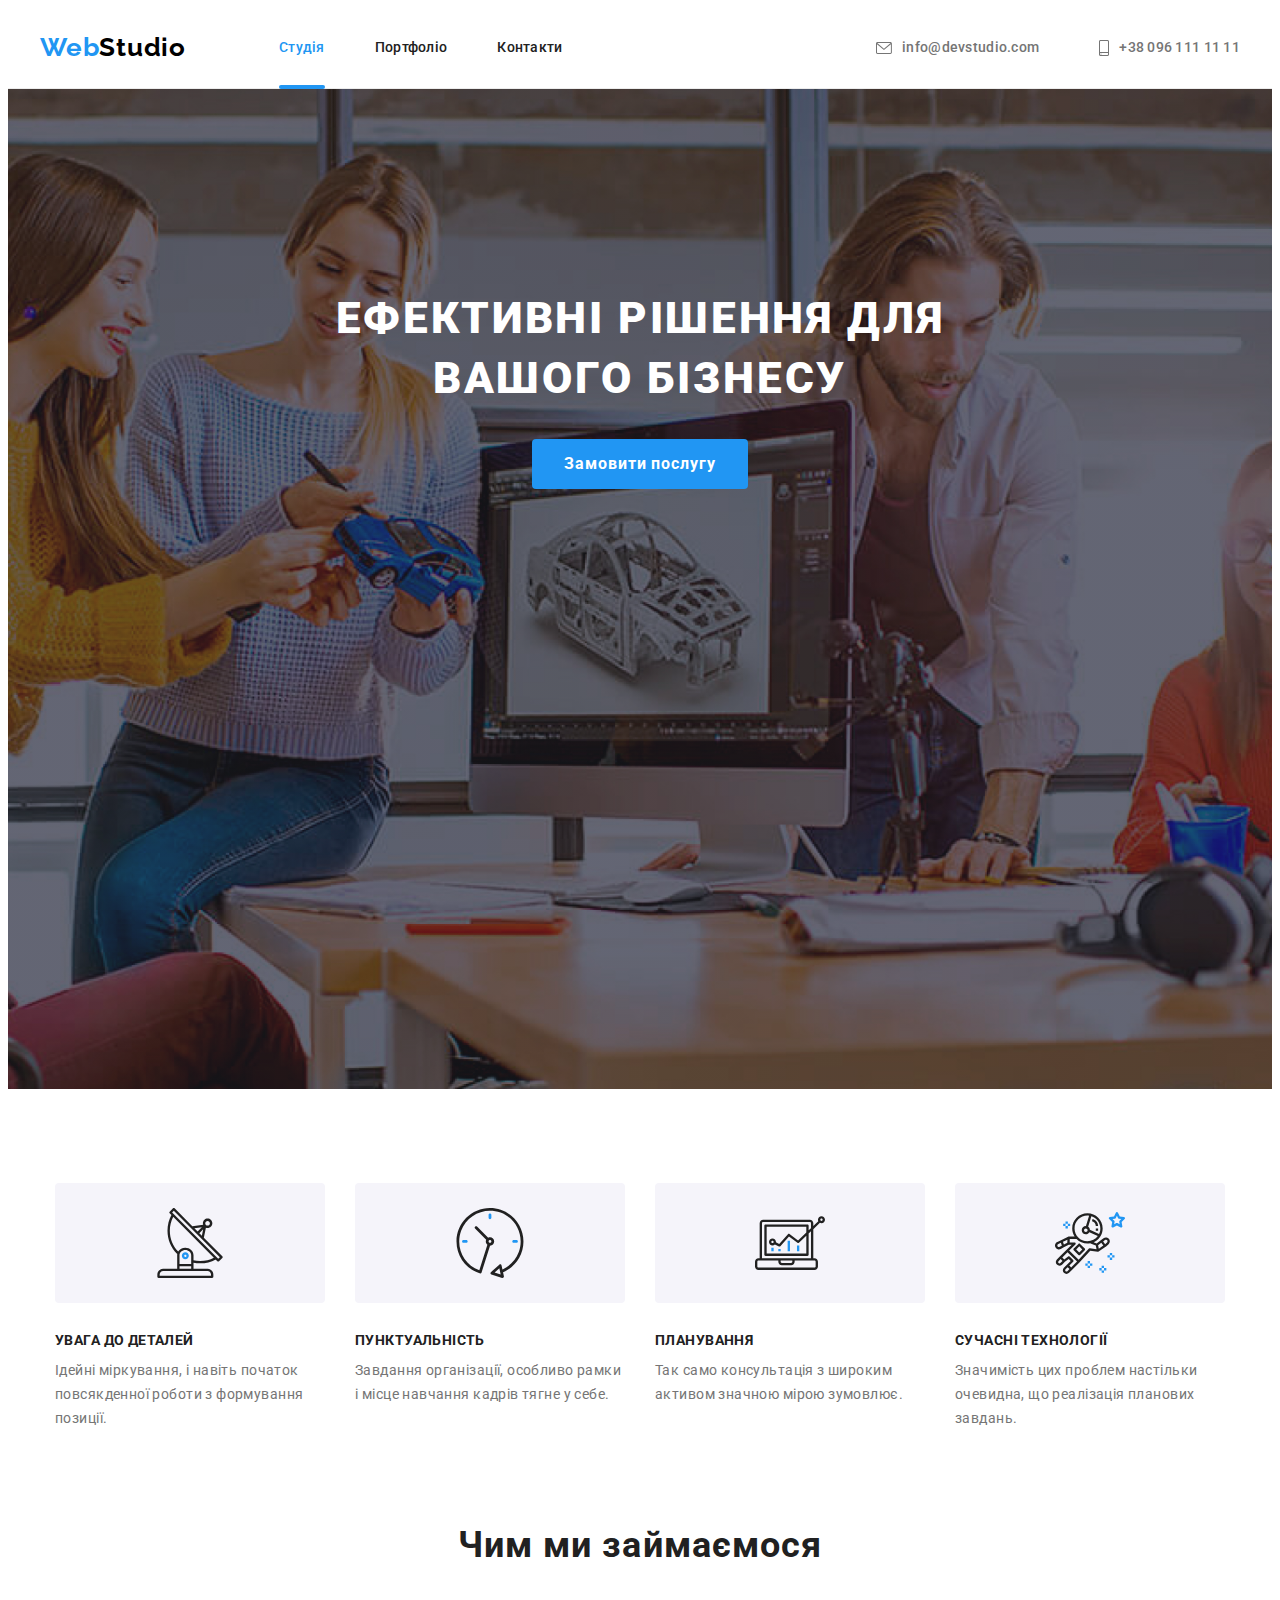
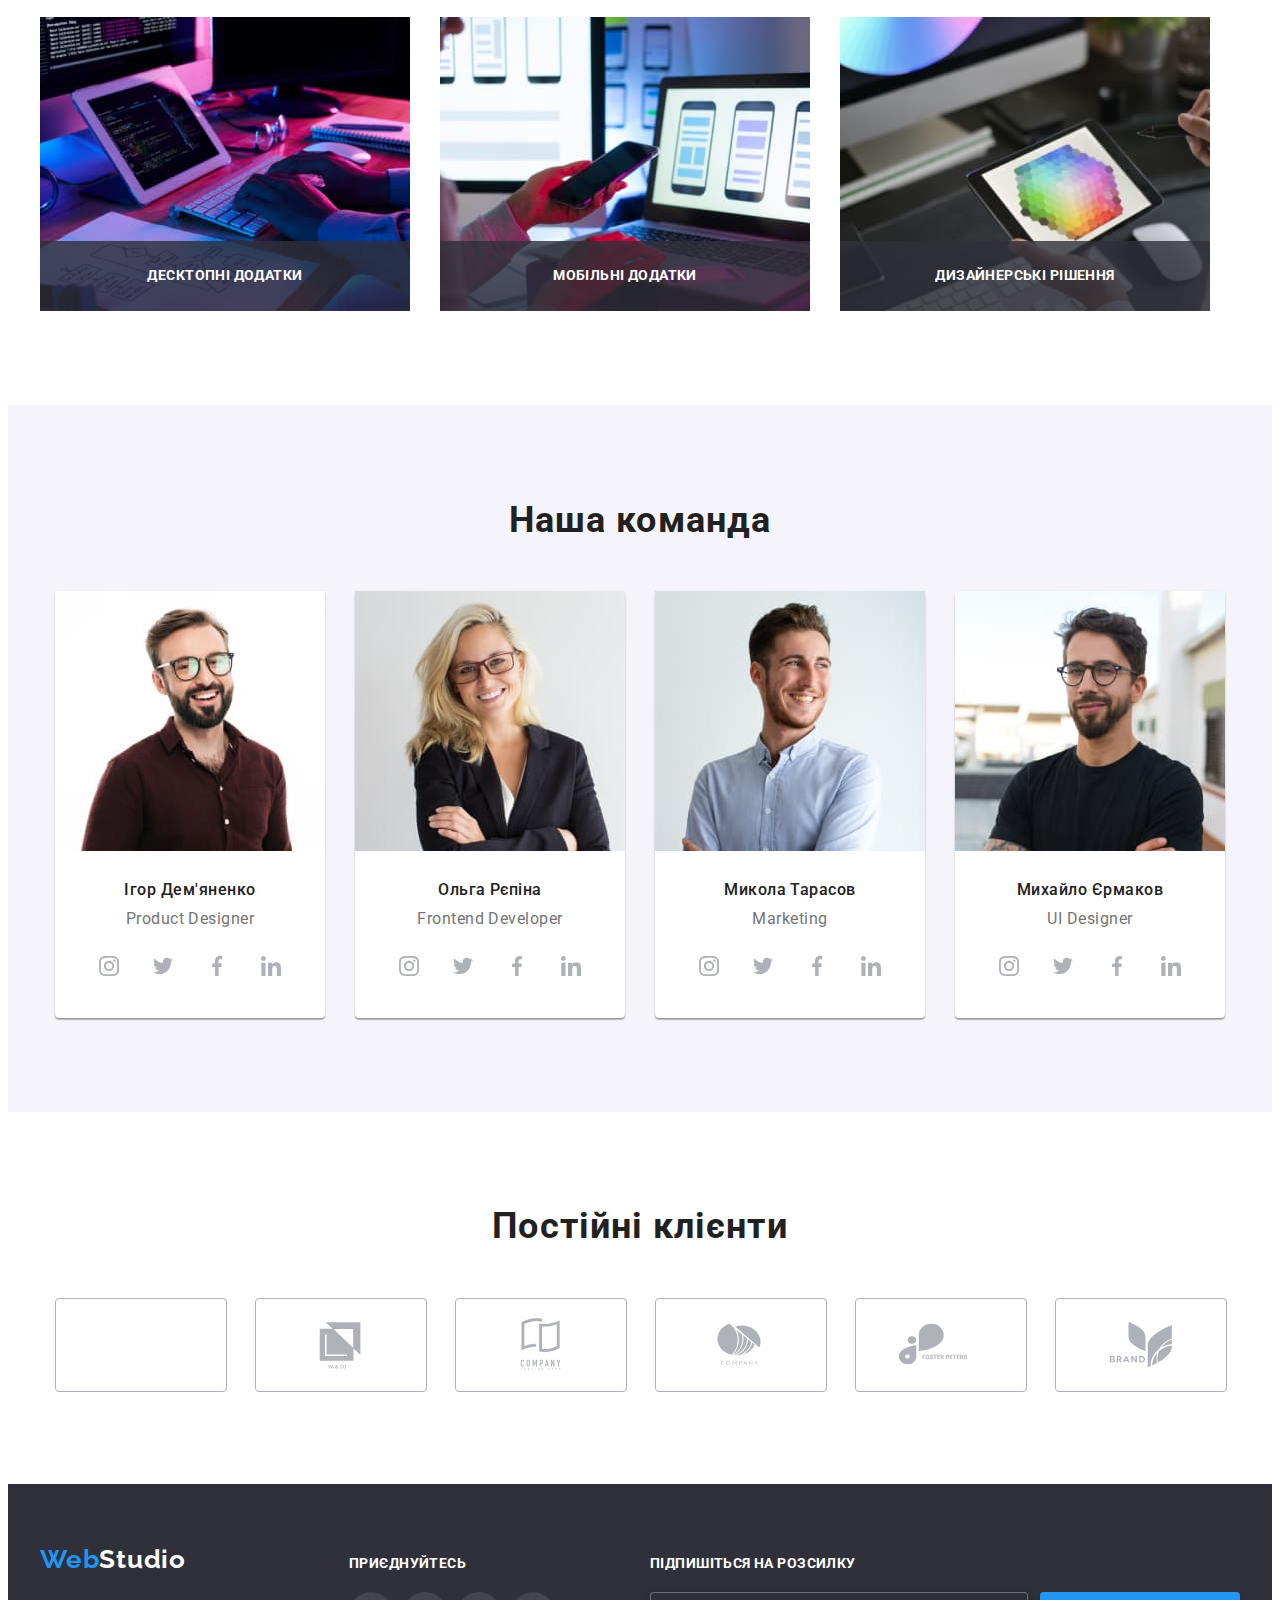
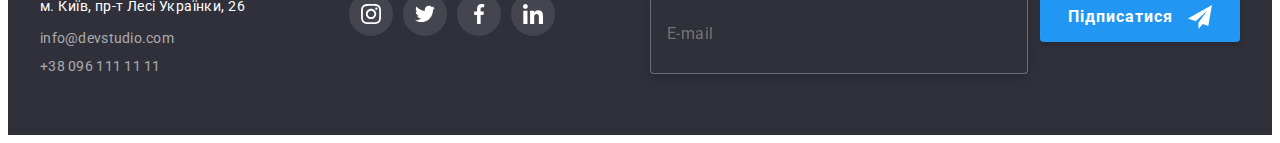
<file: index.html>
<!DOCTYPE html>
<html lang="uk">
  <head>
    <meta charset="UTF-8" />
    <meta http-equiv="X-UA-Compatible" content="IE=edge" />
    <meta name="viewport" content="width=device-width, initial-scale=1.0" />
    <title>Document</title>
    <link rel="preconnect" href="https://fonts.googleapis.com" />
    <link rel="preconnect" href="https://fonts.gstatic.com" crossorigin />
    <link href="https://fonts.googleapis.com/css2?family=Raleway:wght@700&family=Roboto:wght@400;500;700;900&display=swap" rel="stylesheet" />
    <!-- Modern-normalize -->
    <link
      rel="stylesheet"
      href="https://cdnjs.cloudflare.com/ajax/libs/modern-normalize/1.1.0/modern-normalize.min.css"
      integrity="sha512-wpPYUAdjBVSE4KJnH1VR1HeZfpl1ub8YT/NKx4PuQ5NmX2tKuGu6U/JRp5y+Y8XG2tV+wKQpNHVUX03MfMFn9Q=="
      crossorigin="anonymous"
      referrerpolicy="no-referrer"
    />
    <link rel="stylesheet" href="./css/main.min.css" />
    <!-- <link rel="stylesheet" href="./css/styles.css" /> -->
  </head>
  <body>
    <!--Шапка сайта-->
    <header class="header">
      <div class="container header__container">
        <a href="./index.html" class="logo" lang="en"><span class="logo-web">Web</span>Studio</a>
        <!-- мобильная модалочка -->
        <button class="menu-button" name="choise" value="mainbutton" type="button" data-modal-open1>
          <svg class="header-contact__icon-mob" width="40" height="40">
            <use xlink:href="./images/symbol-defs.svg#icon-menu"></use>
          </svg>
        </button>
        <div class="backdrop is-hidden" data-modal1>
          <div class="mobmodal-modal">
            <button type="button" class="modal__btnmob" data-modal-close1>
              <svg class="modal-btn__icon" width="40" height="40">
                <use xlink:href="./images/symbol-defs.svg#close"></use>
              </svg>
            </button>
            <ul class="mobmodal-nav">
              <li class="mobmodal-nav__item"><a href="./index.html" class="mobmodal-nav__link-act">Студія</a></li>
              <li class="mobmodal-nav__item"><a href="./portfolio.html" class="mobmodal-nav__link">Портфоліо</a></li>
              <li class="mobmodal-nav__item"><a href="" class="mobmodal-nav__link">Контакти</a></li>
            </ul>
            <ul class="mobmodal-adr">
              <li class="mobmodal-adr__item">
                <a href="tel:+380961111111" class="mobmodal-adr__link-tel">+38 096 111 11 11</a>
              </li>
              <li class="mobmodal-adr__item">
                <a href="mailto:info@devstudio.com" class="mobmodal-adr__link">info@devstudio.com</a>
              </li>
            </ul>
            <ul class="mobmodal">
              <li class="mobmodal__item"><a class="mobmodal__link" href="#">Instagram</a></li>
              <li class="mobmodal__item"><a class="mobmodal__link" href="#">Twitter</a></li>
              <li class="mobmodal__item"><a class="mobmodal__link" href="#">Facebook</a></li>
              <li class="mobmodal__item"><a class="mobmodal__link" href="#">LinkedIn</a></li>
            </ul>
          </div>
        </div>
        <!-- xnvbjvbjhdvbjn  -->
        <nav>
          <ul class="header__list">
            <li class="header__item"><a href="./index.html" class="header__link--act">Студія</a></li>
            <li class="header__item"><a href="./portfolio.html" class="header__link">Портфоліо</a></li>
            <li class="header__item"><a href="" class="header__link">Контакти</a></li>
          </ul>
        </nav>
        <ul class="header-contact">
          <li class="header-contact__item">
            <a href="mailto:info@devstudio.com" class="header-contact__link mail"
              ><svg class="header-contact__icon" width="16" height="12">
                <use xlink:href="./images/symbol-defs.svg#email"></use></svg
              >info@devstudio.com</a
            >
          </li>
          <li class="header-contact__item">
            <a href="tel:+380961111111" class="header-contact__link tel"
              ><svg class="header-contact__icon" width="10" height="16">
                <use xlink:href="./images/symbol-defs.svg#phone"></use></svg
              >+38 096 111 11 11</a
            >
          </li>
        </ul>
      </div>
    </header>
    <!-- Секция герой -->
    <main class="main-studio">
      <section class="hero bg-hero">
        <div class="hero__container">
          <h1 class="hero__slogan">Ефективні рішення для вашого бізнесу</h1>
          <button class="hero__button" name="choise" value="mainbutton" type="button" data-modal-open>Замовити послугу</button>
        </div>
        <!-- МОДАЛЬНОЕ ОКНО -->
        <div class="backdrop is-hidden" data-modal>
          <div class="modal">
            <button type="button" class="modal__btn" data-modal-close>
              <svg class="modal-btn__icon" width="18" height="18">
                <use xlink:href="./images/symbol-defs.svg#close"></use>
              </svg>
            </button>
            <form class="register-form" name="register-form">
              <strong class="register-form__heading">Залиште свої дані, ми вам передзвонимо</strong>

              <div class="register-form__group" role="group">
                <label class="register-form__label">
                  <span class="register-form__name">Ім'я</span>
                  <input class="register-form__input" type="text" name="text" />
                  <svg class="register-form__icon" width="18" height="18">
                    <use href="./images/symbol-defs.svg#icon-man"></use>
                  </svg>
                </label>

                <label class="register-form__label">
                  <span class="register-form__name">Телефон</span>
                  <input class="register-form__input" type="tel" name="tel" />
                  <svg class="register-form__icon" width="18" height="18">
                    <use href="./images/symbol-defs.svg#icon-phone-black"></use>
                  </svg>
                </label>

                <label class="register-form__label">
                  <span class="register-form__name">Пошта</span>
                  <input class="register-form__input" type="email" name="email" />
                  <svg class="register-form__icon" width="18" height="18">
                    <use href="./images/symbol-defs.svg#icon-email-black"></use>
                  </svg>
                </label>

                <label class="register-form__label">
                  <span class="register-form__title">Коментар</span>
                  <textarea class="register-form__message" name="coment" rows="4" placeholder="Введіть текст"></textarea>
                </label>
              </div>

              <label class="register-form__agreement">
                <input class="register-form__checkbox register-form__visually-hidden" type="checkbox" name="privat" id="privat" />
                <svg class="register-form__agreement-icons" width="18" height="18">
                  <use class="register-form__icon-checked" href="./images/symbol-defs.svg#icon-icon-check"></use>
                  <use class="register-form__icon-unchecked" href="./images/symbol-defs.svg#icon-Vector"></use>
                </svg>
                <span class="register-form__desc">Погоджуюся з розсилкою та приймаю <a class="register-form__link" href="#">Умови договору</a></span>
              </label>
              <button class="register-form__btn" type="submit">Відправити</button>
            </form>
          </div>
        </div>
      </section>
      <section class="feature">
        <div class="container">
          <h2 class="feature__hiden-txt">особливості</h2>
          <ul class="feature__list">
            <li class="feature__item">
              <div class="feature__directions-link">
                <svg class="feature__directions-icon" width="70" height="70">
                  <use xlink:href="./images/symbol-defs.svg#antenna"></use>
                </svg>
              </div>
              <h3 class="feature__title">Увага до деталей</h3>
              <p class="feature__txt">Ідейні міркування, і навіть початок повсякденної роботи з формування позиції.</p>
            </li>
            <li class="feature__item">
              <div class="feature__directions-link">
                <svg class="feature__directions-icon" width="70" height="70">
                  <use xlink:href="./images/symbol-defs.svg#clock"></use>
                </svg>
              </div>
              <h3 class="feature__title">Пунктуальність</h3>
              <p class="feature__txt">Завдання організації, особливо рамки і місце навчання кадрів тягне у себе.</p>
            </li>
            <li class="feature__item">
              <div class="feature__directions-link">
                <svg class="feature__directions-icon" width="70" height="70">
                  <use xlink:href="./images/symbol-defs.svg#diagram"></use>
                </svg>
              </div>
              <h3 class="feature__title">Планування</h3>
              <p class="feature__txt">Так само консультація з широким активом значною мірою зумовлює.</p>
            </li>
            <li class="feature__item">
              <div class="feature__directions-link">
                <svg class="feature__directions-icon" width="70" height="70">
                  <use xlink:href="./images/symbol-defs.svg#astronaut"></use>
                </svg>
              </div>
              <h3 class="feature__title">Сучасні технології</h3>
              <p class="feature__txt">Значимість цих проблем настільки очевидна, що реалізація планових завдань.</p>
            </li>
          </ul>
        </div>
      </section>
      <section class="services">
        <div class="container">
          <h2 class="services__title">Чим ми займаємося</h2>
          <ul class="services__list">
            <li class="services__item">
              <div class="services__box-imgtext">
                <!-- <img src="./images/desktop/img.jpg" class="services__works-foto" alt="чоловічі руки пишуть код" width="370" height="294" /> -->
                <picture>
                  <source srcset="./images/desktop/work-desk-1.jpg 1x, ./images/desktop/work-desk-1-2x.jpg 2x" media="(min-width: 1200px)" />
                  <img src="./images/desktop/work-desk-1.jpg" class="services__works-foto" alt="чоловічі руки пишуть код" />
                </picture>
                <p class="services__imgtext">Десктопні додатки</p>
              </div>
            </li>
            <li class="services__item">
              <div class="services__box-imgtext">
                <!-- <img src="./images/desktop/img(1).jpg" class="services__works-foto" alt="жіночі руки тримають телефон" width="370" height="294" /> -->
                <picture>
                  <source srcset="./images/desktop/work-desk-2.jpg 1x, ./images/desktop/work-desk-2-2x.jpg 2x" media="(min-width: 1200px)" />
                  <img src="./images/desktop/work-desk-2.jpg" class="services__works-foto" alt="жіночі руки тримають телефон" />
                </picture>
                <p class="services__imgtext">Мобільні додатки</p>
              </div>
            </li>
            <li class="services__item">
              <div class="services__box-imgtext">
                <!-- <img
                  src="./images/desktop/img(2).jpg"
                  class="services__works-foto"
                  alt="жіночі руки тримають планшет та малюють на ньому"
                  width="370"
                  height="294"
                /> -->
                <picture>
                  <source srcset="./images/desktop/work-desk-3.jpg 1x, ./images/desktop/work-desk-3-2x.jpg 2x" media="(min-width: 1200px)" />
                  <img src="./images/desktop/work-desk-3.jpg" class="services__works-foto" alt="жіночі руки тримають планшет та малюють на ньому" />
                </picture>
                <p class="services__imgtext">Дизайнерські рішення</p>
              </div>
            </li>
          </ul>
        </div>
      </section>
      <section class="team">
        <div class="container team__container">
          <h3 class="team__title">Наша команда</h3>
          <ul class="team__list">
            <li class="team__item">
              <picture>
                <source srcset="./images/mobile/com-mob-1.jpg 1x, ./images/mobile/com-mob-1-2x.jpg 2x" media="(max-width: 767px)" />
                <source srcset="./images/tablet/com-tabl-1.jpg 1x, ./images/tablet/com-tabl-1-2x.jpg 2x" media="(max-width: 1199px)" />
                <source srcset="./images/desktop/com-desk-1.jpg 1x, ./images/desktop/com-desk-1-2x.jpg 2x" media="(min-width: 1200px)" />
                <img src="./images/desktop/com-desk-1.jpg" class="team__foto" alt="світловолосий чоловік в окулярах та червоній сорочці" />
              </picture>
              <div class="team__box">
                <h3 class="team__works-name">Ігор Дем'яненко</h3>
                <p class="team__works-profession" lang="en">Product Designer</p>
                <ul class="team__socnet-list">
                  <li class="team__socnet-item">
                    <a class="team__socnet-link" href="#">
                      <svg class="team__socnet-icon" width="20" height="20">
                        <use href="./images/symbol-defs.svg#instagram"></use>
                      </svg>
                    </a>
                  </li>
                  <li class="team__socnet-item">
                    <a class="team__socnet-link" href="#">
                      <svg class="team__socnet-icon" width="20" height="20">
                        <use href="./images/symbol-defs.svg#twitter"></use>
                      </svg>
                    </a>
                  </li>
                  <li class="team__socnet-item">
                    <a class="team__socnet-link" href="#">
                      <svg class="team__socnet-icon" width="20" height="20">
                        <use href="./images/symbol-defs.svg#facebook"></use>
                      </svg>
                    </a>
                  </li>
                  <li class="team__socnet-item">
                    <a class="team__socnet-link" href="#">
                      <svg class="team__socnet-icon" width="20" height="20">
                        <use href="./images/symbol-defs.svg#linkedin"></use>
                      </svg>
                    </a>
                  </li>
                </ul>
              </div>
            </li>
            <li class="team__item">
              <picture>
                <source srcset="./images/mobile/com-mob-2.jpg 1x, ./images/mobile/com-mob-2-2x.jpg 2x" media="(max-width: 767px)" />
                <source srcset="./images/tablet/com-tabl-2.jpg 1x, ./images/tablet/com-tabl-2-2x.jpg 2x" media="(max-width: 1199px)" />
                <source srcset="./images/desktop/com-desk-2.jpg 1x, ./images/desktop/com-desk-2-2x.jpg 2x" media="(min-width: 1200px)" />
                <img src="./images/desktop/com-desk-2.jpg" class="team__foto" alt="світловолоса жінка в окулярах та чорному жакеті" />
              </picture>
              <div class="team__box">
                <h3 class="team__works-name">Ольга Рєпіна</h3>
                <p class="team__works-profession" lang="en">Frontend Developer</p>
                <ul class="team__socnet-list">
                  <li class="team__socnet-item">
                    <a class="team__socnet-link" href="#">
                      <svg class="team__socnet-icon" width="20" height="20">
                        <use href="./images/symbol-defs.svg#instagram"></use>
                      </svg>
                    </a>
                  </li>
                  <li class="team__socnet-item">
                    <a class="team__socnet-link" href="#">
                      <svg class="team__socnet-icon" width="20" height="20">
                        <use href="./images/symbol-defs.svg#twitter"></use>
                      </svg>
                    </a>
                  </li>
                  <li class="team__socnet-item">
                    <a class="team__socnet-link" href="#">
                      <svg class="team__socnet-icon" width="20" height="20">
                        <use href="./images/symbol-defs.svg#facebook"></use>
                      </svg>
                    </a>
                  </li>
                  <li class="team__socnet-item">
                    <a class="team__socnet-link" href="#">
                      <svg class="team__socnet-icon" width="20" height="20">
                        <use href="./images/symbol-defs.svg#linkedin"></use>
                      </svg>
                    </a>
                  </li>
                </ul>
              </div>
            </li>
            <li class="team__item">
              <picture>
                <source srcset="./images/mobile/com-mob-3.jpg 1x, ./images/mobile/com-mob-3-2x.jpg 2x" media="(max-width: 767px)" />
                <source srcset="./images/tablet/com-tabl-3.jpg 1x, ./images/tablet/com-tabl-3-2x.jpg 2x" media="(max-width: 1199px)" />
                <source srcset="./images/desktop/com-desk-3.jpg 1x, ./images/desktop/com-desk-3-2x.jpg 2x" media="(min-width: 1200px)" />
                <img src="./images/desktop/com-desk-3.jpg" class="team__foto" alt="світловолосий чоловік в білій сорочці" />
              </picture>
              <div class="team__box">
                <h3 class="team__works-name">Микола Тарасов</h3>
                <p class="team__works-profession" lang="en">Marketing</p>
                <ul class="team__socnet-list">
                  <li class="team__socnet-item">
                    <a class="team__socnet-link" href="#">
                      <svg class="team__socnet-icon" width="20" height="20">
                        <use href="./images/symbol-defs.svg#instagram"></use>
                      </svg>
                    </a>
                  </li>
                  <li class="team__socnet-item">
                    <a class="team__socnet-link" href="#">
                      <svg class="team__socnet-icon" width="20" height="20">
                        <use href="./images/symbol-defs.svg#twitter"></use>
                      </svg>
                    </a>
                  </li>
                  <li class="team__socnet-item">
                    <a class="team__socnet-link" href="#">
                      <svg class="team__socnet-icon" width="20" height="20">
                        <use href="./images/symbol-defs.svg#facebook"></use>
                      </svg>
                    </a>
                  </li>
                  <li class="team__socnet-item">
                    <a class="team__socnet-link" href="#">
                      <svg class="team__socnet-icon" width="20" height="20">
                        <use href="./images/symbol-defs.svg#linkedin"></use>
                      </svg>
                    </a>
                  </li>
                </ul>
              </div>
            </li>
            <li class="team__item">
              <picture>
                <source srcset="./images/mobile/com-mob-4.jpg 1x, ./images/mobile/com-mob-4-2x.jpg 2x" media="(max-width: 767px)" />
                <source srcset="./images/tablet/com-tabl-4.jpg 1x, ./images/tablet/com-tabl-4-2x.jpg 2x" media="(max-width: 1199px)" />
                <source srcset="./images/desktop/com-desk-4.jpg 1x, ./images/desktop/com-desk-4-2x.jpg 2x" media="(min-width: 1200px)" />
                <img src="./images/desktop/com-desk-4.jpg" class="team__foto" alt="темноволосий чоловік в окулярах та чорній сорочці" />
              </picture>
              <div class="team__box">
                <h3 class="team__works-name">Михайло Єрмаков</h3>
                <p class="team__works-profession" lang="en">UI Designer</p>
                <ul class="team__socnet-list">
                  <li class="team__socnet-item">
                    <a class="team__socnet-link" href="#">
                      <svg class="team__socnet-icon" width="20" height="20">
                        <use href="./images/symbol-defs.svg#instagram"></use>
                      </svg>
                    </a>
                  </li>
                  <li class="team__socnet-item">
                    <a class="team__socnet-link" href="#">
                      <svg class="team__socnet-icon" width="20" height="20">
                        <use href="./images/symbol-defs.svg#twitter"></use>
                      </svg>
                    </a>
                  </li>
                  <li class="team__socnet-item">
                    <a class="team__socnet-link" href="#">
                      <svg class="team__socnet-icon" width="20" height="20">
                        <use href="./images/symbol-defs.svg#facebook"></use>
                      </svg>
                    </a>
                  </li>
                  <li class="team__socnet-item">
                    <a class="team__socnet-link" href="#">
                      <svg class="team__socnet-icon" width="20" height="20">
                        <use href="./images/symbol-defs.svg#linkedin"></use>
                      </svg>
                    </a>
                  </li>
                </ul>
              </div>
            </li>
          </ul>
        </div>
      </section>
      <section class="client">
        <div class="container">
          <h3 class="client__title">Постійні клієнти</h3>
          <ul class="client__list">
            <li class="client__item">
              <a class="client__link" href="#"
                ><svg class="client__logo" width="106" height="60">
                  <use href="./images/symbol-defs.svg#Logo"></use></svg
              ></a>
            </li>
            <li class="client__item">
              <a class="client__link" href="#"
                ><svg class="client__logo" width="106" height="60">
                  <use href="./images/symbol-defs.svg#Logo1"></use></svg
              ></a>
            </li>
            <li class="client__item">
              <a class="client__link" href="#"
                ><svg class="client__logo" width="106" height="60">
                  <use href="./images/symbol-defs.svg#Logo2"></use></svg
              ></a>
            </li>
            <li class="client__item">
              <a class="client__link" href="#"
                ><svg class="client__logo" width="106" height="60">
                  <use href="./images/symbol-defs.svg#Logo3"></use></svg
              ></a>
            </li>
            <li class="client__item">
              <a class="client__link" href="#"
                ><svg class="client__logo" width="106" height="60">
                  <use href="./images/symbol-defs.svg#Logo4"></use></svg
              ></a>
            </li>
            <li class="client__item">
              <a class="client__link" href="#"
                ><svg class="client__logo" width="106" height="60">
                  <use href="./images/symbol-defs.svg#Logo5"></use></svg
              ></a>
            </li>
          </ul>
        </div>
      </section>
    </main>
    <footer class="footer">
      <div class="container footer__container">
        <div class="footer__container-info">
          <div class="footer__container-addr">
            <a href="./index.html" class="footer__logo" lang="en"><span class="logo-web">Web</span>Studio</a>
            <address class="footer__address">
              <ul class="footer__list">
                <li class="footer__item"><a href="" class="footer__map">м. Київ, пр-т Лесі Українки, 26</a></li>
                <li class="footer__item"><a href="mailto:info@devstudio.com" class="footer__contact">info@devstudio.com</a></li>
                <li class="footer__item"><a href="tel:+380961111111" class="footer__contact">+38 096 111 11 11</a></li>
              </ul>
            </address>
          </div>
          <div class="footer__goin">
            <p class="footer__title">приєднуйтесь</p>
            <ul class="footer__soc-list">
              <li class="footer__soc-item">
                <a href="#" class="footer__soc-link">
                  <svg class="footer__soc-icon" width="20" height="20">
                    <use xlink:href="./images/symbol-defs.svg#instagram"></use>
                  </svg>
                </a>
              </li>
              <li class="footer__soc-item">
                <a href="#" class="footer__soc-link">
                  <svg class="footer__soc-icon" width="20" height="20">
                    <use xlink:href="./images/symbol-defs.svg#twitter"></use>
                  </svg>
                </a>
              </li>
              <li class="footer__soc-item">
                <a href="#" class="footer__soc-link">
                  <svg class="footer__soc-icon" width="20" height="20">
                    <use xlink:href="./images/symbol-defs.svg#facebook"></use>
                  </svg>
                </a>
              </li>
              <li class="footer__soc-item">
                <a href="#" class="footer__soc-link">
                  <svg class="footer__soc-icon" width="20" height="20">
                    <use xlink:href="./images/symbol-defs.svg#linkedin"></use>
                  </svg>
                </a>
              </li>
            </ul>
          </div>
        </div>
        <div class="footer__subscribe">
          <p class="footer__subscribe-title">Підпишіться на розсилку</p>
          <form action="#" class="footer__subscribe-form">
            <input type="email" name="email" class="footer__subscribe-email" placeholder="E-mail" />
            <button type="submit" class="footer__subscribe-button">
              Підписатися<svg width="24" height="24" class="footer__subscribe-img">
                <use xlink:href="./images/symbol-defs.svg#icon-icon-send"></use>
              </svg>
            </button>
          </form>
        </div>
      </div>
    </footer>
    <script src="./js/modal.js"></script>
  </body>
</html>
</file>
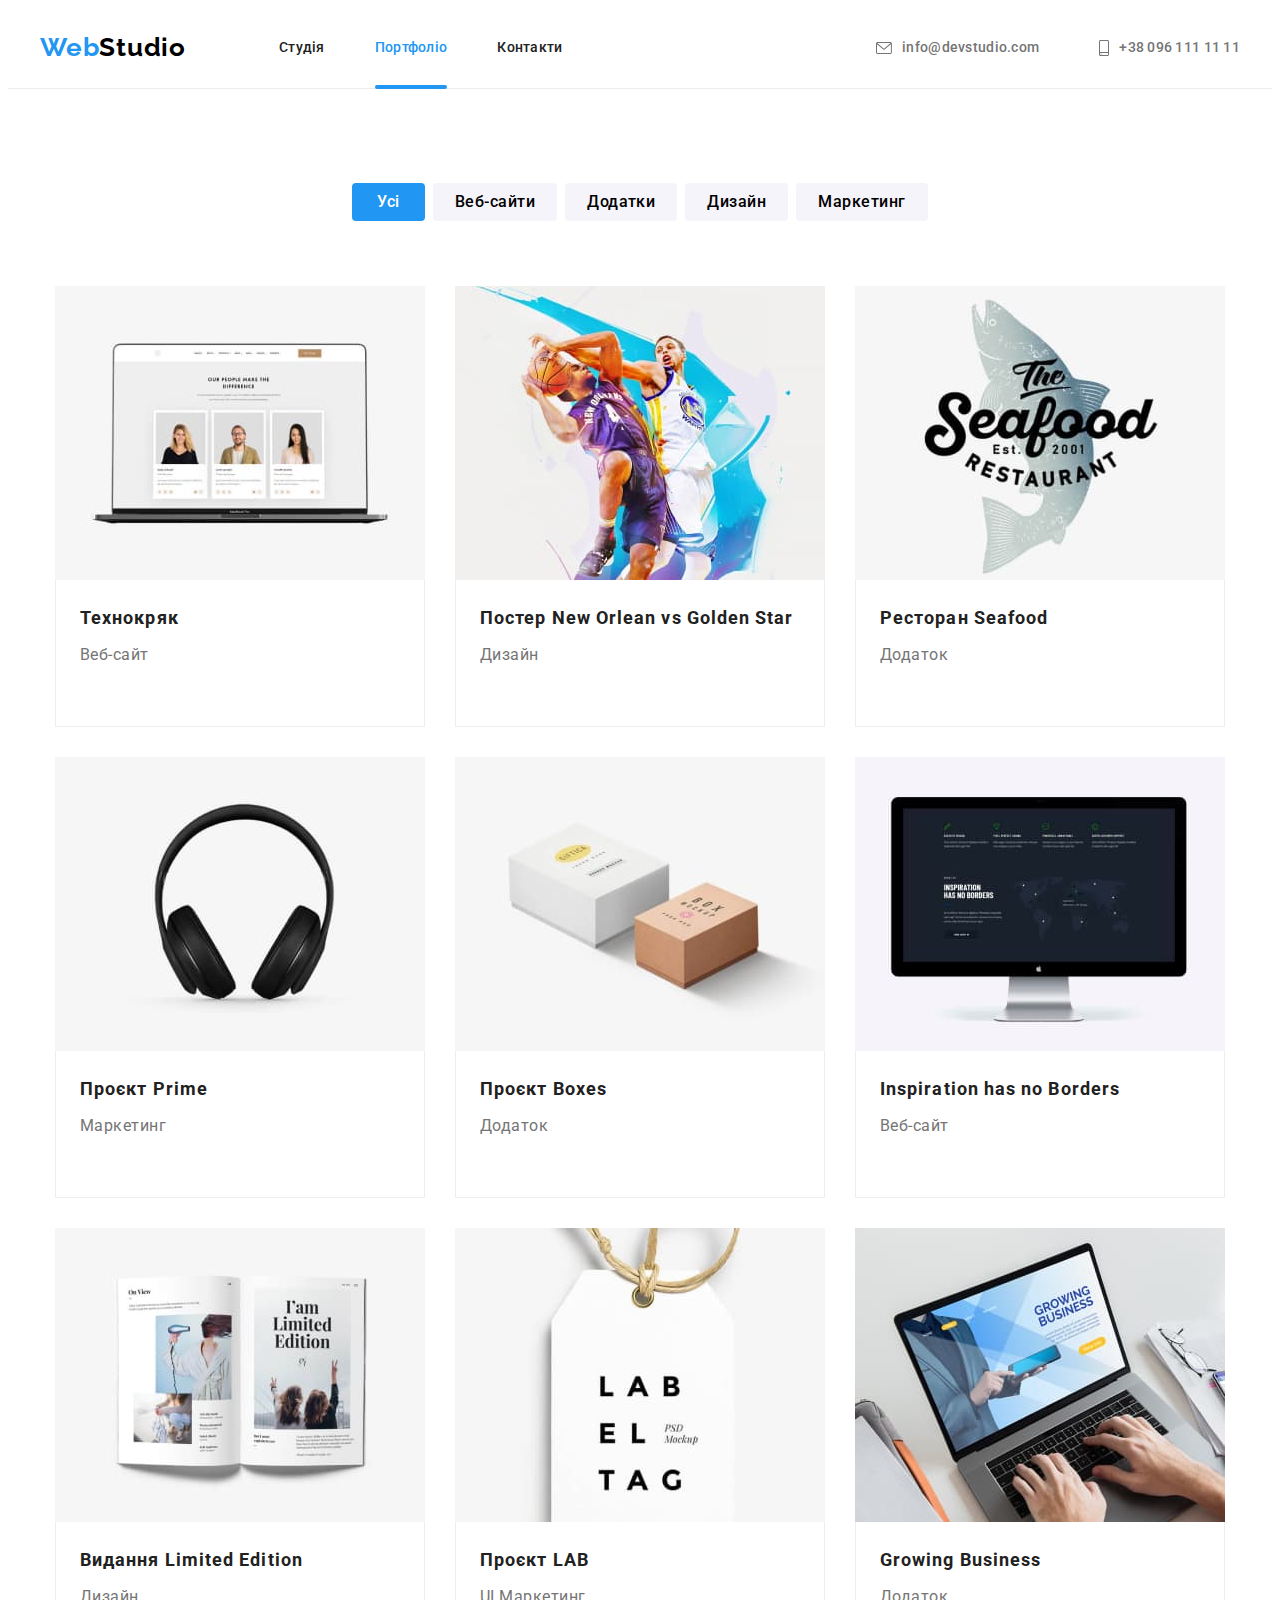
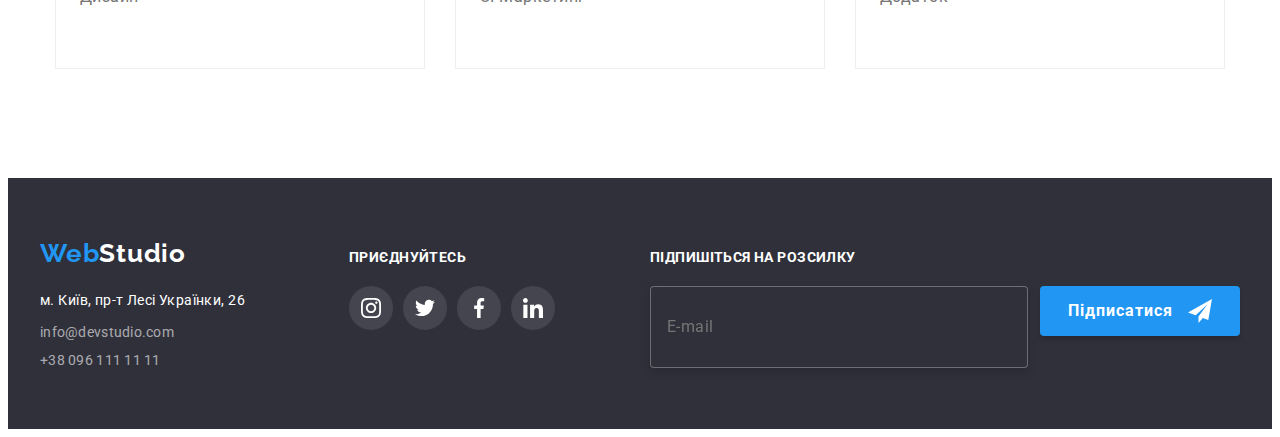
<file: portfolio.html>
<!DOCTYPE html>
<html lang="uk">
  <head>
    <meta charset="UTF-8" />
    <meta http-equiv="X-UA-Compatible" content="IE=edge" />
    <meta name="viewport" content="width=device-width, initial-scale=1.0" />
    <title>Document</title>
    <link rel="preconnect" href="https://fonts.googleapis.com" />
    <link rel="preconnect" href="https://fonts.gstatic.com" crossorigin />
    <link href="https://fonts.googleapis.com/css2?family=Raleway:wght@700&family=Roboto:wght@400;500;700;900&display=swap" rel="stylesheet" />
    <!-- Modern-normalize -->
    <link
      rel="stylesheet"
      href="https://cdnjs.cloudflare.com/ajax/libs/modern-normalize/1.1.0/modern-normalize.min.css"
      integrity="sha512-wpPYUAdjBVSE4KJnH1VR1HeZfpl1ub8YT/NKx4PuQ5NmX2tKuGu6U/JRp5y+Y8XG2tV+wKQpNHVUX03MfMFn9Q=="
      crossorigin="anonymous"
      referrerpolicy="no-referrer"
    />
    <link rel="stylesheet" href="./css/main.min.css" />
    <!-- <link rel="stylesheet" href="./css/styles.css" /> -->
  </head>
  <body>
    <!--Шапка сайта-->
    <header class="header">
      <div class="container header__container">
        <a href="./index.html" class="logo" lang="en"><span class="logo-web">Web</span>Studio</a>
        <!-- jhfgfurgfyuegrfjthghr -->
        <button class="menu-button" name="choise" value="mainbutton" type="button" data-modal-open1>
          <svg class="header-contact__icon-mob" width="40" height="40">
            <use xlink:href="./images/symbol-defs.svg#icon-menu"></use>
          </svg>
        </button>
        <div class="backdrop is-hidden" data-modal1>
          <div class="mobmodal-modal">
            <button type="button" class="modal__btnmob" data-modal-close1>
              <svg class="modal-btn__icon" width="18" height="18">
                <use xlink:href="./images/symbol-defs.svg#icon-close_24px"></use>
              </svg>
            </button>
            <ul class="mobmodal-nav">
              <li class="mobmodal-nav__item"><a href="./index.html" class="mobmodal-nav__link">Студія</a></li>
              <li class="mobmodal-nav__item"><a href="./portfolio.html" class="mobmodal-nav__link-act">Портфоліо</a></li>
              <li class="mobmodal-nav__item"><a href="" class="mobmodal-nav__link">Контакти</a></li>
            </ul>
            <ul class="mobmodal-adr">
              <li class="mobmodal-adr__item">
                <a href="tel:+380961111111" class="mobmodal-adr__link-tel">+38 096 111 11 11</a>
              </li>
              <li class="mobmodal-adr__item">
                <a href="mailto:info@devstudio.com" class="mobmodal-adr__link">info@devstudio.com</a>
              </li>
            </ul>
            <ul class="mobmodal">
              <li class="mobmodal__item"><a class="mobmodal__link" href="#">Instagram</a></li>
              <li class="mobmodal__item"><a class="mobmodal__link" href="#">Twitter</a></li>
              <li class="mobmodal__item"><a class="mobmodal__link" href="#">Facebook</a></li>
              <li class="mobmodal__item"><a class="mobmodal__link" href="#">LinkedIn</a></li>
            </ul>
          </div>
        </div>
        <!-- xnvbjvbjhdvbjn  -->
        <nav>
          <ul class="header__list">
            <li class="header__item"><a href="./index.html" class="header__link">Студія</a></li>
            <li class="header__item"><a href="./portfolio.html" class="header__link--act">Портфоліо</a></li>
            <li class="header__item"><a href="" class="header__link">Контакти</a></li>
          </ul>
        </nav>
        <ul class="header-contact">
          <li class="header-contact__item">
            <a href="mailto:info@devstudio.com" class="header-contact__link mail"
              ><svg class="header-contact__icon" width="16" height="12">
                <use xlink:href="./images/symbol-defs.svg#email"></use></svg
              >info@devstudio.com</a
            >
          </li>
          <li class="header-contact__item">
            <a href="tel:+380961111111" class="header-contact__link tel"
              ><svg class="header-contact__icon" width="10" height="16">
                <use xlink:href="./images/symbol-defs.svg#phone"></use></svg
              >+38 096 111 11 11</a
            >
          </li>
        </ul>
      </div>
    </header>
    <!-- секция герой -->
    <main class="main-portfolio">
      <section class="portfolio">
        <div class="container">
          <h1 class="portfolio__hidden-txt">наші послуги</h1>
          <ul class="portfolio__list">
            <li class="portfolio__item"><button class="portfolio__button--act" name="choise" value="mainbutton" type="button">Усі</button></li>
            <li class="portfolio__item"><button class="portfolio__button" name="choise" value="mainbutton" type="button">Веб-сайти</button></li>
            <li class="portfolio__item"><button class="portfolio__button" name="choise" value="mainbutton" type="button">Додатки</button></li>
            <li class="portfolio__item"><button class="portfolio__button" name="choise" value="mainbutton" type="button">Дизайн</button></li>
            <li class="portfolio__item"><button class="portfolio__button" name="choise" value="mainbutton" type="button">Маркетинг</button></li>
          </ul>
          <ul class="portfolio__card-list">
            <li class="portfolio__card-item">
              <a class="portfolio__card-link" href="#">
                <div class="portfolio__card-position">
                  <!-- <img src="./images/desktop/portfolioimg/img.jpg" class="portfolio__card-foto" alt="фото трьох людей" width="370" height="294" /> -->
                  <picture>
                    <source srcset="./images/mobile/part-mob.jpg 1x, ./images/mobile/part-mob2x.jpg 2x" media="(max-width: 767px)" />
                    <source srcset="./images/tablet/port-tabl.jpg 1x, ./images/tablet/port-tabl2x.jpg 2x" media="(max-width: 1199px)" />
                    <source
                      srcset="./images/desktop/portfolioimg/port-desk-1.jpg 1x, ./images/desktop/portfolioimg/port-desk-1-2x.jpg 2x"
                      media="(min-width: 1200px)"
                    />
                    <img src="./images/desktop/portfolioimg/port-desk-1.jpg" class="portfolio__card-foto" alt="фото трьох людей" />
                  </picture>
                  <p class="portfolio__text">
                    Ресурс пропонує комплексні пропозиції з різним рівнем функціоналу та сервісів. Все це дозволить відвідувачу отримати вичерпні
                    відомості про компанію чи приватну особу.
                  </p>
                </div>
                <div class="portfolio__card-board">
                  <h2 class="portfolio__card-title">Технокряк</h2>
                  <p class="portfolio__card-text">Веб-сайт</p>
                </div>
              </a>
            </li>
            <li class="portfolio__card-item">
              <a class="portfolio__card-link" href="#">
                <div class="portfolio__card-position">
                  <!-- <img src="./images/desktop/portfolioimg/img(1).jpg" class="portfolio__card-foto" alt="два баскетлолиста" width="370" height="294" /> -->
                  <picture>
                    <source srcset="./images/mobile/part-mob-1.jpg 1x, ./images/mobile/part-mob-1-2x.jpg 2x" media="(max-width: 767px)" />
                    <source srcset="./images/tablet/port-tabl-1.jpg 1x, ./images/tablet/port-tabl-1-2x.jpg 2x" media="(max-width: 1199px)" />
                    <source
                      srcset="./images/desktop/portfolioimg/port-desk-2.jpg 1x, ./images/desktop/portfolioimg/port-desk-2-2x.jpg 2x"
                      media="(min-width: 1200px)"
                    />
                    <img src="./images/desktop/portfolioimg/port-desk-2.jpg" class="portfolio__card-foto" alt="два баскетлолиста" />
                  </picture>
                  <p class="portfolio__text">
                    Ресурс пропонує комплексні пропозиції з різним рівнем функціоналу та сервісів. Все це дозволить відвідувачу отримати вичерпні
                    відомості про компанію чи приватну особу.
                  </p>
                </div>
                <div class="portfolio__card-board">
                  <h2 class="portfolio__card-title">Постер <span lang="en">New Orlean vs Golden Star</span></h2>
                  <p class="portfolio__card-text">Дизайн</p>
                </div>
              </a>
            </li>
            <li class="portfolio__card-item">
              <a class="portfolio__card-link" href="#">
                <div class="portfolio__card-position">
                  <!-- <img src="./images/desktop/portfolioimg/img(2).jpg" class="portfolio__card-foto" alt="логотіп ресторану" width="370" height="294" /> -->
                  <picture>
                    <source srcset="./images/mobile/part-mob-2.jpg 1x, ./images/mobile/part-mob-2-2x.jpg 2x" media="(max-width: 767px)" />
                    <source srcset="./images/tablet/port-tabl-2.jpg 1x, ./images/tablet/port-tabl-2-2x.jpg 2x" media="(max-width: 1199px)" />
                    <source
                      srcset="./images/desktop/portfolioimg/port-desk-3.jpg 1x, ./images/desktop/portfolioimg/port-desk-3-2x.jpg 2x"
                      media="(min-width: 1200px)"
                    />
                    <img src="./images/desktop/portfolioimg/port-desk-3.jpg" class="portfolio__card-foto" alt="логотіп ресторану" />
                  </picture>
                  <p class="portfolio__text">
                    Ресурс пропонує комплексні пропозиції з різним рівнем функціоналу та сервісів. Все це дозволить відвідувачу отримати вичерпні
                    відомості про компанію чи приватну особу.
                  </p>
                </div>
                <div class="portfolio__card-board">
                  <h2 class="portfolio__card-title">Ресторан <span lang="en">Seafood</span></h2>
                  <p class="portfolio__card-text">Додаток</p>
                </div>
              </a>
            </li>
            <li class="portfolio__card-item">
              <a class="portfolio__card-link" href="#">
                <div class="portfolio__card-position">
                  <!-- <img src="./images/desktop/portfolioimg/img(3).jpg" class="portfolio__card-foto" alt="навушники" width="370" height="294" /> -->
                  <picture>
                    <source srcset="./images/mobile/part-mob-3.jpg 1x, ./images/mobile/part-mob-3-2x.jpg 2x" media="(max-width: 767px)" />
                    <source srcset="./images/tablet/port-tabl-3.jpg 1x, ./images/tablet/port-tabl-3-2x.jpg 2x" media="(max-width: 1199px)" />
                    <source
                      srcset="./images/desktop/portfolioimg/port-desk-4.jpg 1x, ./images/desktop/portfolioimg/port-desk-4-2x.jpg 2x"
                      media="(min-width: 1200px)"
                    />
                    <img src="./images/desktop/portfolioimg/port-desk-4.jpg" class="portfolio__card-foto" alt="навушники" />
                  </picture>
                  <p class="portfolio__text">
                    Ресурс пропонує комплексні пропозиції з різним рівнем функціоналу та сервісів. Все це дозволить відвідувачу отримати вичерпні
                    відомості про компанію чи приватну особу.
                  </p>
                </div>
                <div class="portfolio__card-board">
                  <h2 class="portfolio__card-title">Проєкт <span lang="en">Prime</span></h2>
                  <p class="portfolio__card-text">Маркетинг</p>
                </div>
              </a>
            </li>
            <li class="portfolio__card-item">
              <a class="portfolio__card-link" href="#">
                <div class="portfolio__card-position">
                  <!-- <img src="./images/desktop/portfolioimg/img(4).jpg" class="portfolio__card-foto" alt="дві коробки" width="370" height="294" /> -->
                  <picture>
                    <source srcset="./images/mobile/part-mob-4.jpg 1x, ./images/mobile/part-mob-4-2x.jpg 2x" media="(max-width: 767px)" />
                    <source srcset="./images/tablet/port-tabl-4.jpg 1x, ./images/tablet/port-tabl-4-2x.jpg 2x" media="(max-width: 1199px)" />
                    <source
                      srcset="./images/desktop/portfolioimg/port-desk-5.jpg 1x, ./images/desktop/portfolioimg/port-desk-5-2x.jpg 2x"
                      media="(min-width: 1200px)"
                    />
                    <img src="./images/desktop/portfolioimg/port-desk-5.jpg" class="portfolio__card-foto" alt="дві коробки" />
                  </picture>
                  <p class="portfolio__text">
                    Ресурс пропонує комплексні пропозиції з різним рівнем функціоналу та сервісів. Все це дозволить відвідувачу отримати вичерпні
                    відомості про компанію чи приватну особу.
                  </p>
                </div>
                <div class="portfolio__card-board">
                  <h2 class="portfolio__card-title">Проєкт <span lang="en">Boxes</span></h2>
                  <p class="portfolio__card-text">Додаток</p>
                </div>
              </a>
            </li>
            <li class="portfolio__card-item">
              <a class="portfolio__card-link" href="#">
                <div class="portfolio__card-position">
                  <!-- <img
                    src="./images/desktop/portfolioimg/img(5).jpg"
                    class="portfolio__card-foto"
                    alt="монітор компьютера"
                    width="370"
                    height="294"
                  /> -->
                  <picture>
                    <source srcset="./images/mobile/part-mob-5.jpg 1x, ./images/mobile/part-mob-5-2x.jpg 2x" media="(max-width: 767px)" />
                    <source srcset="./images/tablet/port-tabl-5.jpg 1x, ./images/tablet/port-tabl-5-2x.jpg 2x" media="(max-width: 1199px)" />
                    <source
                      srcset="./images/desktop/portfolioimg/port-desk-6.jpg 1x, ./images/desktop/portfolioimg/port-desk-6-2x.jpg 2x"
                      media="(min-width: 1200px)"
                    />
                    <img src="./images/desktop/portfolioimg/port-desk-6.jpg" class="portfolio__card-foto" alt="монітор компьютера" />
                  </picture>
                  <p class="portfolio__text">
                    Ресурс пропонує комплексні пропозиції з різним рівнем функціоналу та сервісів. Все це дозволить відвідувачу отримати вичерпні
                    відомості про компанію чи приватну особу.
                  </p>
                </div>
                <div class="portfolio__card-board">
                  <h2 class="portfolio__card-title" lang="en">Inspiration has no Borders</h2>
                  <p class="portfolio__card-text">Веб-сайт</p>
                </div>
              </a>
            </li>
            <li class="portfolio__card-item">
              <a class="portfolio__card-link" href="#">
                <div class="portfolio__card-position">
                  <!-- <img src="./images/desktop/portfolioimg/img(6).jpg" class="portfolio__card-foto" alt="розгорнута книга" width="370" height="294" /> -->
                  <picture>
                    <source srcset="./images/mobile/part-mob-6.jpg 1x, ./images/mobile/part-mob-6-2x.jpg 2x" media="(max-width: 767px)" />
                    <source srcset="./images/tablet/port-tabl-6.jpg 1x, ./images/tablet/port-tabl-6-2x.jpg 2x" media="(max-width: 1199px)" />
                    <source
                      srcset="./images/desktop/portfolioimg/port-desk-7.jpg 1x, ./images/desktop/portfolioimg/port-desk-7-2x.jpg 2x"
                      media="(min-width: 1200px)"
                    />
                    <img src="./images/desktop/portfolioimg/port-desk-7.jpg" class="portfolio__card-foto" alt="розгорнута книга" />
                  </picture>
                  <p class="portfolio__text">
                    Ресурс пропонує комплексні пропозиції з різним рівнем функціоналу та сервісів. Все це дозволить відвідувачу отримати вичерпні
                    відомості про компанію чи приватну особу.
                  </p>
                </div>
                <div class="portfolio__card-board">
                  <h2 class="portfolio__card-title">Видання <span lang="en">Limited Edition</span></h2>
                  <p class="portfolio__card-text">Дизайн</p>
                </div>
              </a>
            </li>
            <li class="portfolio__card-item">
              <a class="portfolio__card-link" href="#">
                <div class="portfolio__card-position">
                  <!-- <img src="./images/desktop/portfolioimg/img(7).jpg" class="portfolio__card-foto" alt="етикетка" width="370" height="294" /> -->
                  <picture>
                    <source srcset="./images/mobile/part-mob-7.jpg 1x, ./images/mobile/part-mob-7-2x.jpg 2x" media="(max-width: 767px)" />
                    <source srcset="./images/tablet/port-tabl-7.jpg 1x, ./images/tablet/port-tabl-7-2x.jpg 2x" media="(max-width: 1199px)" />
                    <source
                      srcset="./images/desktop/portfolioimg/port-desk-8.jpg 1x, ./images/desktop/portfolioimg/port-desk-8-2x.jpg 2x"
                      media="(min-width: 1200px)"
                    />
                    <img src="./images/desktop/portfolioimg/port-desk-8.jpg" class="portfolio__card-foto" alt="етикетка" />
                  </picture>
                  <p class="portfolio__text">
                    Ресурс пропонує комплексні пропозиції з різним рівнем функціоналу та сервісів. Все це дозволить відвідувачу отримати вичерпні
                    відомості про компанію чи приватну особу.
                  </p>
                </div>
                <div class="portfolio__card-board">
                  <h2 class="portfolio__card-title">Проєкт <span lang="en">LAB</span></h2>
                  <p class="portfolio__card-text">UI Маркетинг</p>
                </div>
              </a>
            </li>
            <li class="portfolio__card-item">
              <a class="portfolio__card-link" href="#">
                <div class="portfolio__card-position">
                  <!-- <img
                    src="./images/desktop/portfolioimg/img(8).jpg"
                    class="portfolio__card-foto"
                    alt="чоловічі руки працюють за ноутбуком"
                    width="370"
                    height="294"
                  /> -->
                  <picture>
                    <source srcset="./images/mobile/part-mob-8.jpg 1x, ./images/mobile/part-mob-8-2x.jpg 2x" media="(max-width: 767px)" />
                    <source srcset="./images/tablet/port-tabl-8.jpg 1x, ./images/tablet/port-tabl-8-2x.jpg 2x" media="(max-width: 1199px)" />
                    <source
                      srcset="./images/desktop/portfolioimg/port-desk-9.jpg 1x, ./images/desktop/portfolioimg/port-desk-9-2x.jpg 2x"
                      media="(min-width: 1200px)"
                    />
                    <img src="./images/desktop/portfolioimg/port-desk-9.jpg" class="portfolio__card-foto" alt="чоловічі руки працюють за ноутбуком" />
                  </picture>
                  <p class="portfolio__text">
                    Ресурс пропонує комплексні пропозиції з різним рівнем функціоналу та сервісів. Все це дозволить відвідувачу отримати вичерпні
                    відомості про компанію чи приватну особу.
                  </p>
                </div>
                <div class="portfolio__card-board">
                  <h2 class="portfolio__card-title" lang="en">Growing Business</h2>
                  <p class="portfolio__card-text">Додаток</p>
                </div>
              </a>
            </li>
          </ul>
        </div>
      </section>
    </main>
    <footer class="footer">
      <div class="container footer__container">
        <div class="footer__container-info">
          <div class="footer__container-addr">
            <a href="./index.html" class="footer__logo" lang="en"><span class="logo-web">Web</span>Studio</a>
            <address class="footer__address">
              <ul class="footer__list">
                <li class="footer__item"><a href="" class="footer__map">м. Київ, пр-т Лесі Українки, 26</a></li>
                <li class="footer__item"><a href="mailto:info@devstudio.com" class="footer__contact">info@devstudio.com</a></li>
                <li class="footer__item"><a href="tel:+380961111111" class="footer__contact">+38 096 111 11 11</a></li>
              </ul>
            </address>
          </div>
          <div class="footer__goin">
            <p class="footer__title">приєднуйтесь</p>
            <ul class="footer__soc-list">
              <li class="footer__soc-item">
                <a href="#" class="footer__soc-link">
                  <svg class="footer__soc-icon" width="20" height="20">
                    <use xlink:href="./images/symbol-defs.svg#instagram"></use>
                  </svg>
                </a>
              </li>
              <li class="footer__soc-item">
                <a href="#" class="footer__soc-link">
                  <svg class="footer__soc-icon" width="20" height="20">
                    <use xlink:href="./images/symbol-defs.svg#twitter"></use>
                  </svg>
                </a>
              </li>
              <li class="footer__soc-item">
                <a href="#" class="footer__soc-link">
                  <svg class="footer__soc-icon" width="20" height="20">
                    <use xlink:href="./images/symbol-defs.svg#facebook"></use>
                  </svg>
                </a>
              </li>
              <li class="footer__soc-item">
                <a href="#" class="footer__soc-link">
                  <svg class="footer__soc-icon" width="20" height="20">
                    <use xlink:href="./images/symbol-defs.svg#linkedin"></use>
                  </svg>
                </a>
              </li>
            </ul>
          </div>
        </div>
        <div class="footer__subscribe">
          <p class="footer__subscribe-title">Підпишіться на розсилку</p>
          <form action="#" class="footer__subscribe-form">
            <input type="email" name="email" class="footer__subscribe-email" placeholder="E-mail" />
            <button type="submit" class="footer__subscribe-button">
              Підписатися<svg width="24" height="24" class="footer__subscribe-img">
                <use xlink:href="./images/symbol-defs.svg#icon-icon-send"></use>
              </svg>
            </button>
          </form>
        </div>
      </div>
    </footer>
    <script src="./js/modal.js"></script>
  </body>
</html>
</file>
<file: css/main.min.css>
body{background-color:#fff;color:#757575;font-family:roboto,sans-serif}ul{list-style:none;margin:0;padding:0}.container{padding-left:15px;padding-right:15px;margin-left:auto;margin-right:auto}@media screen and (min-width: 480px){.container{width:480px}}@media screen and (min-width: 768px){.container{width:768px}}@media screen and (min-width: 1200px){.container{width:1200px}}h1,h2,h3,h4,h5,h6,p{margin:0}img{display:block;max-width:100%;height:auto}section{padding-top:60px;padding-bottom:60px}@media screen and (min-width: 1200px){section{padding-top:94px;padding-bottom:94px}}.header{background-color:#fff;border-bottom:1px solid #ececec}.header__container{display:-webkit-box;display:-ms-flexbox;display:flex}@media screen and (min-width: 768px){.header__container{display:-webkit-box;display:-ms-flexbox;display:flex;-webkit-box-align:center;-ms-flex-align:center;align-items:center}}nav{display:none}@media screen and (min-width: 768px){nav{display:-webkit-box;display:-ms-flexbox;display:flex}}@media screen and (min-width: 1200px){nav{-webkit-box-pack:center;-ms-flex-pack:center;justify-content:center}}@media screen and (min-width: 1200px){.header__item{margin-right:50px}.header__item:last-child{margin-right:0}}.logo{padding-top:16px;padding-bottom:16px;font-family:Raleway;display:-webkit-inline-box;display:-ms-inline-flexbox;display:inline-flex;font-weight:700;font-size:24px;line-height:1.19;letter-spacing:.03em;color:#000;text-decoration:none}@media screen and (min-width: 768px){.logo{margin-right:88px;padding-top:26px;padding-bottom:26px}}@media screen and (min-width: 1200px){.logo{margin-right:93px;font-size:26px;padding-top:24px;padding-bottom:25px}}.logo-web{color:#2196f3}.menu-button{display:inline-block;margin:0;margin-left:auto;padding:0;border:none;color:#212121;background-color:rgba(0,0,0,0);cursor:pointer;-webkit-transition:fill 250ms cubic-bezier(0.4, 0, 0.2, 1);transition:fill 250ms cubic-bezier(0.4, 0, 0.2, 1)}.menu-button:hover,.menu-button:focus{fill:#2196f3}@media screen and (min-width: 768px){.menu-button{display:none}}.mobmodal-modal{overflow-y:scroll;display:-webkit-box;display:-ms-flexbox;display:flex;-webkit-box-orient:vertical;-webkit-box-direction:normal;-ms-flex-direction:column;flex-direction:column;z-index:5;position:absolute;top:50%;left:50%;-webkit-transform:translate(-50%, -50%);transform:translate(-50%, -50%);width:100%;height:100%;max-width:767px;background:#fff;-webkit-box-shadow:0px 1px 3px rgba(0,0,0,.12),0px 1px 1px rgba(0,0,0,.14),0px 2px 1px rgba(0,0,0,.2);box-shadow:0px 1px 3px rgba(0,0,0,.12),0px 1px 1px rgba(0,0,0,.14),0px 2px 1px rgba(0,0,0,.2);-webkit-transition:-webkit-transform 500ms ease-in-out;transition:-webkit-transform 500ms ease-in-out;transition:transform 500ms ease-in-out;transition:transform 500ms ease-in-out, -webkit-transform 500ms ease-in-out;padding:48px 40px}@media screen and (min-width: 768px){.mobmodal-modal{display:none}}.modal__btnmob{position:absolute;top:10px;right:15px;display:-webkit-box;display:-ms-flexbox;display:flex;-webkit-box-align:center;-ms-flex-align:center;align-items:center;-webkit-box-pack:center;-ms-flex-pack:center;justify-content:center;width:40px;height:40px;border:#fff;background:#fff;cursor:pointer}.modal__btnmob>.modal-btn__icon{fill:#000;-webkit-transition:fill 250ms cubic-bezier(0.4, 0, 0.2, 1);transition:fill 250ms cubic-bezier(0.4, 0, 0.2, 1)}.modal__btnmob:hover .modal-btn__icon,.modal__btnmob:focus .modal-btn__icon{fill:#2196f3}.mobmodal-nav__item{margin-bottom:32px}.mobmodal-nav__item:last-child{margin-bottom:0}.mobmodal-nav__link-act{text-decoration:none;color:#2196f3;font-size:40px;font-weight:500;font-family:"Roboto";font-style:normal;letter-spacing:.02em;-webkit-transition:color 250ms cubic-bezier(0.4, 0, 0.2, 1);transition:color 250ms cubic-bezier(0.4, 0, 0.2, 1)}.mobmodal-nav__link-act:hover,.mobmodal-nav__link-act:focus{color:#2196f3}.mobmodal-nav__link{text-decoration:none;color:#212121;font-size:40px;font-weight:500;font-family:"Roboto";font-style:normal;letter-spacing:.02em;-webkit-transition:color 250ms cubic-bezier(0.4, 0, 0.2, 1);transition:color 250ms cubic-bezier(0.4, 0, 0.2, 1)}.mobmodal-nav__link:hover,.mobmodal-nav__link:focus{color:#2196f3}.mobmodal-adr{margin-top:auto}.mobmodal-adr__item{margin-bottom:32px}.mobmodal-adr__item:last-child{margin-bottom:64px}.mobmodal-adr__link-tel{text-decoration:none;font-size:34px;line-height:1.18;color:#2196f3;letter-spacing:.02em;-webkit-transition:color 250ms cubic-bezier(0.4, 0, 0.2, 1);transition:color 250ms cubic-bezier(0.4, 0, 0.2, 1)}.mobmodal-adr__link-tel:hover,.mobmodal-adr__link-tel:focus{color:#2196f3}.mobmodal-adr__link{text-decoration:none;font-size:24px;line-height:1.16;color:#757575;letter-spacing:.02em;-webkit-transition:color 250ms cubic-bezier(0.4, 0, 0.2, 1);transition:color 250ms cubic-bezier(0.4, 0, 0.2, 1)}.mobmodal-adr__link:hover,.mobmodal-adr__link:focus{color:#2196f3}.mobmodal{display:-webkit-box;display:-ms-flexbox;display:flex;-ms-flex-wrap:wrap;flex-wrap:wrap}.mobmodal__item{padding:0 10px;border-right:1px solid rgba(33,33,33,.2)}.mobmodal__item:last-child{padding-right:0;border-right:0}.mobmodal__item:first-child{padding-left:0}.mobmodal__link{color:#2196f3;text-decoration:none;font-size:18px;line-height:1.22;letter-spacing:.02em;-webkit-transition:color 250ms cubic-bezier(0.4, 0, 0.2, 1);transition:color 250ms cubic-bezier(0.4, 0, 0.2, 1)}.mobmodal__link:hover,.mobmodal__link:focus{color:#2196f3}nav{display:none}@media screen and (min-width: 768px){nav{display:-webkit-box;display:-ms-flexbox;display:flex}}@media screen and (min-width: 1200px){nav{-webkit-box-pack:center;-ms-flex-pack:center;justify-content:center}}@media screen and (min-width: 768px){.header__item{margin-right:50px}.header__item:last-child{margin-right:0}}@media screen and (min-width: 768px){.header__list{display:-webkit-box;display:-ms-flexbox;display:flex;-webkit-box-orient:horizontal;-webkit-box-direction:normal;-ms-flex-direction:row;flex-direction:row}}.header__link,.header__link--act{padding-top:32px;padding-bottom:32px;font-size:14px;font-weight:500;line-height:1.14;letter-spacing:.02em;color:#212121;text-decoration:none;-webkit-transition:color 250ms cubic-bezier(0.4, 0, 0.2, 1);transition:color 250ms cubic-bezier(0.4, 0, 0.2, 1)}.header__link:hover,.header__link--act:hover,.header__link:focus,.header__link--act:focus{color:#2196f3}@media screen and (max-width: 1199px){.header__link,.header__link--act{display:block}}@media screen and (min-width: 1200px){.header__link,.header__link--act{display:inline-block}}.header__link--act{color:#2196f3;position:relative}.header__link--act:hover,.header__link--act:focus{color:#2196f3}.header__link--act::after{content:"";position:absolute;bottom:-1px;left:0;display:block;width:100%;height:4px;background-color:#2196f3;border-radius:2px}.header-contact{display:none}@media screen and (min-width: 768px){.header-contact{display:-webkit-box;display:-ms-flexbox;display:flex;-webkit-box-orient:vertical;-webkit-box-direction:normal;-ms-flex-direction:column;flex-direction:column;margin-left:auto;gap:10px}}@media screen and (min-width: 1200px){.header-contact{margin-left:auto;-webkit-box-orient:horizontal;-webkit-box-direction:normal;-ms-flex-direction:row;flex-direction:row}}@media screen and (min-width: 1200px){.header-contact__item{margin-right:50px}.header-contact__item:last-child{margin-right:0}}.header-contact__link{font-size:14px;font-weight:500;line-height:1.14;letter-spacing:.02em;color:#757575;text-decoration:none;-webkit-transition:color 250ms cubic-bezier(0.4, 0, 0.2, 1);transition:color 250ms cubic-bezier(0.4, 0, 0.2, 1)}.header-contact__link:hover,.header-contact__link:focus{color:#2196f3}.header-contact__link:hover .header-contact__icon,.header-contact__link:focus .header-contact__icon{fill:#2196f3}@media screen and (max-width: 1199px){.header-contact__link.tel{padding-bottom:20px}.header-contact__link.mail{padding-top:20px}}@media screen and (min-width: 1200px){.header-contact__link{display:-webkit-box;display:-ms-flexbox;display:flex;-webkit-box-align:center;-ms-flex-align:center;align-items:center;padding-top:32px;padding-bottom:32px}}.header-contact__icon{fill:#757575;margin-right:10px;-webkit-transition:fill 250ms cubic-bezier(0.4, 0, 0.2, 1);transition:fill 250ms cubic-bezier(0.4, 0, 0.2, 1)}.hero{padding-top:118px;padding-bottom:118px}@media screen and (min-width: 1200px){.hero{padding-top:200px;padding-bottom:200px}}.hero__container{padding-left:15px;padding-right:15px;margin-left:auto;margin-right:auto;text-align:center}@media screen and (max-width: 480px){.hero__container{width:100%}}@media screen and (min-width: 768px){.hero__container{width:360px}}@media screen and (min-width: 1200px){.hero__container{width:700px}}.bg-hero{background-image:-webkit-gradient(linear, left top, right top, from(rgba(47, 48, 58, 0.4)), to(rgba(47, 48, 58, 0.4))),url(../images/mobile/Img-bg-mob.jpg);background-image:linear-gradient(to right, rgba(47, 48, 58, 0.4), rgba(47, 48, 58, 0.4)),url(../images/mobile/Img-bg-mob.jpg);background-image:-webkit-gradient(linear, left top, right top, from(rgba(47, 48, 58, 0.4)), to(rgba(47, 48, 58, 0.4))),url(../images/mobile/Img-bg-mob2x.jpg);background-image:linear-gradient(to right, rgba(47, 48, 58, 0.4), rgba(47, 48, 58, 0.4)),url(../images/mobile/Img-bg-mob2x.jpg);background-repeat:no-repeat;background-position:center;background-size:cover;background-color:#2f303a;margin-left:auto;margin-right:auto;max-width:480px;min-height:400px}@media screen and (min-width: 768px){.bg-hero{max-width:768px;min-height:400px;background-image:-webkit-gradient(linear, left top, right top, from(rgba(47, 48, 58, 0.4)), to(rgba(47, 48, 58, 0.4))),url(../images/tablet/Img-bg-tabl.jpg);background-image:linear-gradient(to right, rgba(47, 48, 58, 0.4), rgba(47, 48, 58, 0.4)),url(../images/tablet/Img-bg-tabl.jpg);background-image:-webkit-gradient(linear, left top, right top, from(rgba(47, 48, 58, 0.4)), to(rgba(47, 48, 58, 0.4))),url(../images/tablet/Img-bg-tabl2x.jpg);background-image:linear-gradient(to right, rgba(47, 48, 58, 0.4), rgba(47, 48, 58, 0.4)),url(../images/tablet/Img-bg-tabl2x.jpg)}}@media screen and (min-width: 1200px){.bg-hero{max-width:1600px;min-height:600px;background-image:-webkit-gradient(linear, left top, right top, from(rgba(47, 48, 58, 0.4)), to(rgba(47, 48, 58, 0.4))),url(../images/desktop/Img-bg-dest.jpg);background-image:linear-gradient(to right, rgba(47, 48, 58, 0.4), rgba(47, 48, 58, 0.4)),url(../images/desktop/Img-bg-dest.jpg);background-image:-webkit-gradient(linear, left top, right top, from(rgba(47, 48, 58, 0.4)), to(rgba(47, 48, 58, 0.4))),url(../images/desktop/Img-bg-dest2x.jpg);background-image:linear-gradient(to right, rgba(47, 48, 58, 0.4), rgba(47, 48, 58, 0.4)),url(../images/desktop/Img-bg-dest2x.jpg)}}.hero__slogan{font-size:26px;font-weight:900;line-height:1.6;letter-spacing:.06em;margin-bottom:30px;text-transform:uppercase;color:#fff}@media screen and (min-width: 1200px){.hero__slogan{font-size:44px;line-height:1.36}}.hero__button{font-family:inherit;font-size:16px;font-weight:700;line-height:1.87;letter-spacing:.06em;border-radius:4px;padding:10px 32px;display:inline-block;min-width:200px;text-align:center;border:0px;cursor:pointer;color:#fff;background-color:#2196f3;-webkit-transition:background-color 250ms cubic-bezier(0.4, 0, 0.2, 1);transition:background-color 250ms cubic-bezier(0.4, 0, 0.2, 1)}.hero__button:hover,.hero__button:focus{background-color:#188ce8}@media screen and (min-width: 1200px){.hero__button{min-width:216px}}.backdrop{z-index:5;position:fixed;top:0;left:0;width:100%;height:100%;background:rgba(0,0,0,.2);opacity:1;padding:93px 15px;overflow-y:scroll;-webkit-transition:opacity 1400ms linear,visibility 1400ms linear;transition:opacity 1400ms linear,visibility 1400ms linear}.backdrop.is-hidden{opacity:0;visibility:hidden;pointer-events:none}.backdrop.is-hidden .modal{opacity:0;visibility:hidden;pointer-events:none;-webkit-transform:translate(-50%, -50%) scale(1) rotate(0deg);transform:translate(-50%, -50%) scale(1) rotate(0deg);-webkit-transition:opacity 1400ms linear,visibility 1400ms linear;transition:opacity 1400ms linear,visibility 1400ms linear}.modal{background:#fff;-webkit-box-shadow:0px 1px 3px rgba(0,0,0,.12),0px 1px 1px rgba(0,0,0,.14),0px 2px 1px rgba(0,0,0,.2);box-shadow:0px 1px 3px rgba(0,0,0,.12),0px 1px 1px rgba(0,0,0,.14),0px 2px 1px rgba(0,0,0,.2);border-radius:4px;-webkit-transition:-webkit-transform 500ms ease-in-out;transition:-webkit-transform 500ms ease-in-out;transition:transform 500ms ease-in-out;transition:transform 500ms ease-in-out, -webkit-transform 500ms ease-in-out;padding:40px}@media screen and (min-width: 480px){.modal{width:450px;z-index:5;top:50%;left:50%;position:absolute;-webkit-transform:translate(-50%, -50%);transform:translate(-50%, -50%)}}@media screen and (min-width: 1200px){.modal{width:528px;height:581px}}.modal__btn{position:absolute;top:100px;right:24px;display:-webkit-box;display:-ms-flexbox;display:flex;-webkit-box-align:center;-ms-flex-align:center;align-items:center;-webkit-box-pack:center;-ms-flex-pack:center;justify-content:center;width:30px;height:30px;background:#fff;border:1px solid rgba(0,0,0,.1);border-radius:50%;cursor:pointer}@media screen and (min-width: 480px){.modal__btn{top:8px;right:8px}}.modal__btn>.modal-btn__icon{fill:#000;-webkit-transition:fill 250ms cubic-bezier(0.4, 0, 0.2, 1);transition:fill 250ms cubic-bezier(0.4, 0, 0.2, 1)}.modal__btn:hover .modal-btn__icon,.modal__btn:focus .modal-btn__icon{fill:#2196f3}.register-form__visually-hidden{position:absolute;width:1px;height:1px;margin:-1px;border:0;padding:0;white-space:nowrap;-webkit-clip-path:inset(100%);clip-path:inset(100%);clip:rect(0 0 0 0);overflow:hidden}.register-form__heading{display:block;text-align:center;font-size:20px;margin-bottom:12px;color:#212121;line-height:1.5;letter-spacing:.03em}@media screen and (min-width: 1200px){.register-form__heading{line-height:1.15}}.register-form__group{margin-bottom:20px}.register-form__label{position:relative;display:block;margin-bottom:10px}.register-form__label:last-child{margin-bottom:0}.register-form__name{display:block;font-size:12px;margin-bottom:4px;line-height:1.1666666667}.register-form__input{width:100%;display:block;height:40px;padding-left:42px;padding-right:42px;border:1px solid rgba(33,33,33,.2);border-radius:4px;outline:rgba(0,0,0,0);-webkit-transition:border-color 400ms;transition:border-color 400ms}.register-form__input:focus,.register-form__input:hover{border-color:#2196f3}.register-form__input:focus~.register-form__icon,.register-form__input:hover~.register-form__icon{fill:#2196f3}.register-form__icon{position:absolute;fill:#212121;top:50%;left:10px;-webkit-transition:fill 400ms;transition:fill 400ms}.register-form__title{display:block;font-size:14px;margin-bottom:4px}.register-form__message{display:block;width:100%;height:120px;padding:18px;font-size:14px;resize:none;outline:rgba(0,0,0,0);border:1px solid rgba(33,33,33,.2);border-radius:4px}.register-form__message::-webkit-input-placeholder{font-size:12px}.register-form__message::-moz-placeholder{font-size:12px}.register-form__message:-ms-input-placeholder{font-size:12px}.register-form__message::-ms-input-placeholder{font-size:12px}.register-form__message::placeholder{font-size:12px}.register-form__message:hover,.register-form__message:focus{border-color:#2196f3}.register-form__agreement{display:-webkit-box;display:-ms-flexbox;display:flex;-webkit-box-align:center;-ms-flex-align:center;align-items:center;-webkit-box-pack:center;-ms-flex-pack:center;justify-content:center;gap:10px;margin-bottom:30px}.register-form__icon-checked{opacity:0;fill:#188ce8;-webkit-transition:opacity 400ms;transition:opacity 400ms}.register-form__checkbox:checked+.register-form__agreement-icons .register-form__icon-checked{opacity:1}.register-form__icon-unchecked{-webkit-transition:opacity 400ms;transition:opacity 400ms}.register-form__checkbox:checked+.register-form__agreement-icons .register-form__icon-unchecked{opacity:0}.register-form__checkbox+.register-form__agreement-icons .register-form__icon-unchecked{-webkit-transition:opacity 250ms cubic-bezier(0.4, 0, 0.2, 1);transition:opacity 250ms cubic-bezier(0.4, 0, 0.2, 1)}.register-form__checkbox:focus+.register-form__agreement-icons .register-form__icon-unchecked{opacity:0}.register-form__checkbox:focus+.register-form__agreement-icons{border-radius:2px;border:2px solid #188ce8}.register-form__checkbox:focus+.register-form__agreement-icons{-webkit-transition:border 250ms cubic-bezier(0.4, 0, 0.2, 1);transition:border 250ms cubic-bezier(0.4, 0, 0.2, 1)}.register-form__desc{font-size:12px;-webkit-user-select:none;-moz-user-select:none;-ms-user-select:none;user-select:none}@media screen and (min-width: 1200px){.register-form__desc{font-size:14px}}.register-form__link{color:#2196f3}.register-form__btn{font-family:inherit;font-size:16px;font-weight:700;line-height:1.87;letter-spacing:.06em;border-radius:4px;padding:10px 52px;min-width:200px;min-height:50px;text-align:center;border:0px;cursor:pointer;color:#fff;background-color:#2196f3;-webkit-transition:background-color 250ms cubic-bezier(0.4, 0, 0.2, 1);transition:background-color 250ms cubic-bezier(0.4, 0, 0.2, 1);display:block;margin:0 auto}.register-form__btn:hover,.register-form__btn:focus{background-color:#188ce8}.feature__hiden-txt{position:absolute;width:1px;height:1px;margin:-1px;border:0;padding:0;white-space:nowrap;-webkit-clip-path:inset(100%);clip-path:inset(100%);clip:rect(0 0 0 0);overflow:hidden}@media screen and (min-width: 768px){.feature__list{display:-webkit-box;display:-ms-flexbox;display:flex;-webkit-box-align:center;-ms-flex-align:center;align-items:center;-webkit-box-pack:center;-ms-flex-pack:center;justify-content:center;-ms-flex-wrap:wrap;flex-wrap:wrap;margin:-15px}}@media screen and (min-width: 1200px){.feature__list{display:-webkit-box;display:-ms-flexbox;display:flex;-ms-flex-wrap:nowrap;flex-wrap:nowrap;-webkit-box-align:stretch;-ms-flex-align:stretch;align-items:stretch;margin:0}}@media screen and (max-width: 767px){.feature__item{margin-bottom:30px}}@media screen and (min-width: 768px){.feature__item{width:calc((100% - 60px)/2);margin:15px}}@media screen and (min-width: 1200px){.feature__item{-ms-flex-preferred-size:270px;flex-basis:270px;margin:0 30px 0 0}.feature__item:last-child{margin-right:0}}.feature__directions-link{display:-webkit-box;display:-ms-flexbox;display:flex;-webkit-box-align:center;-ms-flex-align:center;align-items:center;-webkit-box-pack:center;-ms-flex-pack:center;justify-content:center;height:120px;background:#f5f4fa;border-radius:4px;margin-bottom:30px}@media screen and (min-width: 768px){.feature__directions-link{width:354px}}@media screen and (min-width: 1200px){.feature__directions-link{width:270px}}.feature__directions-icon{fill:#afb1b8}.feature__title{margin-top:0;margin-bottom:10px;font-size:14px;font-weight:700;line-height:1.14;letter-spacing:.03em;color:#212121;text-transform:uppercase}@media screen and (max-width: 767px){.feature__title{text-align:center}}.feature__txt{margin-top:0;margin-bottom:0;font-size:14px;line-height:1.71;letter-spacing:.03em;color:#757575}.services{display:none;padding-top:0}@media screen and (min-width: 1200px){.services{display:block}}.services__title{margin-bottom:50px;font-size:36px;font-weight:700;line-height:1.16;letter-spacing:.03em;text-align:center;color:#212121}.services__list{display:-webkit-box;display:-ms-flexbox;display:flex;gap:30px}.services__item{display:-webkit-box;display:-ms-flexbox;display:flex}.services__box-imgtext{position:relative}.services__imgtext{position:absolute;bottom:0;width:370px;height:70px;display:-webkit-box;display:-ms-flexbox;display:flex;-webkit-box-pack:center;-ms-flex-pack:center;justify-content:center;-webkit-box-align:center;-ms-flex-align:center;align-items:center;font-weight:700;font-size:14px;line-height:1.14;text-align:center;letter-spacing:.03em;text-transform:uppercase;color:#fff;background:rgba(47,48,58,.8)}.team{text-align:center;background-color:#f5f4fa}.team__title{margin-bottom:30px;font-size:28px;font-weight:700;line-height:1.17;letter-spacing:.03em;text-align:center;color:#212121}@media screen and (min-width: 1200px){.team__title{margin-bottom:50px;font-size:36px}}.team__list{margin-left:auto;margin-right:auto;-webkit-box-align:center;-ms-flex-align:center;align-items:center;-webkit-box-pack:center;-ms-flex-pack:center;justify-content:center;display:-webkit-box;display:-ms-flexbox;display:flex;-ms-flex-wrap:wrap;flex-wrap:wrap}@media screen and (min-width: 768px){.team__list{gap:30px}}@media screen and (min-width: 1200px){.team__list{gap:30px;-ms-flex-wrap:nowrap;flex-wrap:nowrap}}.team__item{background-color:#fff;border-radius:4px;width:450px;-webkit-box-shadow:0px 1px 3px rgba(0,0,0,.12),0px 1px 1px rgba(0,0,0,.14),0px 2px 1px rgba(0,0,0,.2);box-shadow:0px 1px 3px rgba(0,0,0,.12),0px 1px 1px rgba(0,0,0,.14),0px 2px 1px rgba(0,0,0,.2);margin-bottom:30px}.team__item:last-child{margin-bottom:0}@media screen and (min-width: 768px){.team__item{width:354px;margin-bottom:0}}@media screen and (min-width: 1200px){.team__item{margin-bottom:0;width:270px}.team__item:last-child{margin-right:0}}.team__foto{margin-top:0;width:100%}.team__box{display:-webkit-box;display:-ms-flexbox;display:flex;-webkit-box-orient:vertical;-webkit-box-direction:normal;-ms-flex-direction:column;flex-direction:column;padding:30px}.team__works-name{margin-bottom:10px;font-size:16px;font-weight:500;line-height:1.18;letter-spacing:.03em;color:#212121}.team__works-profession{font-size:16px;line-height:1.18;letter-spacing:.03em;margin-bottom:16px}.team__socnet-list{display:-webkit-box;display:-ms-flexbox;display:flex;-webkit-box-pack:center;-ms-flex-pack:center;justify-content:center}.team__socnet-item{width:44px;height:44px;margin-right:10px}.team__socnet-item:last-child{margin-right:0px}.team__socnet-link{display:-webkit-box;display:-ms-flexbox;display:flex;-webkit-box-align:center;-ms-flex-align:center;align-items:center;-webkit-box-pack:center;-ms-flex-pack:center;justify-content:center;width:100%;height:100%;border-radius:50%;background-color:#fff;fill:#afb1b8;-webkit-transition:background-color 250ms cubic-bezier(0.4, 0, 0.2, 1),fill 250ms cubic-bezier(0.4, 0, 0.2, 1);transition:background-color 250ms cubic-bezier(0.4, 0, 0.2, 1),fill 250ms cubic-bezier(0.4, 0, 0.2, 1)}.team__socnet-link:hover,.team__socnet-link:focus{background-color:#2196f3;color:#fff;cursor:pointer}.team__socnet-link:hover .team__socnet-icon,.team__socnet-link:focus .team__socnet-icon{fill:#fff}.team__socnet-icon{fill:#afb1b8;-webkit-transition:fill 250ms cubic-bezier(0.4, 0, 0.2, 1);transition:fill 250ms cubic-bezier(0.4, 0, 0.2, 1)}.client__title{margin-bottom:30px;font-size:36px;font-weight:700;line-height:1.16;letter-spacing:.03em;text-align:center;color:#212121}@media screen and (min-width: 1200px){.client__title{margin-bottom:50px;font-size:36px}}.client__list{display:-webkit-box;display:-ms-flexbox;display:flex;-webkit-box-pack:center;-ms-flex-pack:center;justify-content:center;-ms-flex-wrap:wrap;flex-wrap:wrap;gap:30px}.client__item{width:calc((100% - 30px)/2);height:92px}@media screen and (min-width: 768px){.client__item{width:226px}}@media screen and (min-width: 1200px){.client__item{width:170px}}.client__link{display:-webkit-box;display:-ms-flexbox;display:flex;-webkit-box-align:center;-ms-flex-align:center;align-items:center;-webkit-box-pack:center;-ms-flex-pack:center;justify-content:center;width:100%;height:100%;outline:rgba(0,0,0,0);border:1px solid #afb1b8;border-radius:4px;background-color:#fff;-webkit-transition:border-color 250ms cubic-bezier(0.4, 0, 0.2, 1),fill 250ms cubic-bezier(0.4, 0, 0.2, 1);transition:border-color 250ms cubic-bezier(0.4, 0, 0.2, 1),fill 250ms cubic-bezier(0.4, 0, 0.2, 1)}.client__link:hover,.client__link:focus{border:1px solid #2196f3}.client__link:hover .client__logo,.client__link:focus .client__logo{fill:#2196f3}.client__logo{fill:#afb1b8;-webkit-transition:fill 250ms cubic-bezier(0.4, 0, 0.2, 1);transition:fill 250ms cubic-bezier(0.4, 0, 0.2, 1)}.footer{padding-bottom:60px;padding-top:60px;background-color:#2f303a}@media screen and (min-width: 1200px){.footer__container{display:-webkit-box;display:-ms-flexbox;display:flex;-webkit-box-align:baseline;-ms-flex-align:baseline;align-items:baseline}}.footer__container-info{margin-bottom:60px}@media screen and (min-width: 768px){.footer__container-info{display:-webkit-box;display:-ms-flexbox;display:flex;-webkit-box-align:baseline;-ms-flex-align:baseline;align-items:baseline;-webkit-box-orient:horizontal;-webkit-box-direction:normal;-ms-flex-direction:row;flex-direction:row;padding-left:76px;padding-right:89px}}@media screen and (min-width: 1200px){.footer__container-info{margin-bottom:0;padding-left:0;padding-right:0}}@media screen and (max-width: 767px){.footer__container-addr{display:-webkit-box;display:-ms-flexbox;display:flex;-webkit-box-orient:vertical;-webkit-box-direction:normal;-ms-flex-direction:column;flex-direction:column;-webkit-box-align:center;-ms-flex-align:center;align-items:center;margin-bottom:60px;margin-right:auto;margin-left:auto}}.footer__logo{display:-webkit-box;display:-ms-flexbox;display:flex;margin-bottom:20px;font-family:raleway;font-size:24px;font-weight:700;line-height:1.19;letter-spacing:.03em;color:#fff;text-decoration:none;-webkit-box-pack:center;-ms-flex-pack:center;justify-content:center}@media screen and (min-width: 1200px){.footer__logo{margin-right:93px;font-size:26px}}.footer__address{font-style:normal}.footer__item{margin-bottom:8px}.footer__item:last-child{margin-bottom:0}@media screen and (min-width: 1200px){.footer__item{margin-bottom:9px}}.footer__map{font-size:14px;line-height:1.71;letter-spacing:.03em;color:#fff;text-decoration:none;-webkit-transition:color 250ms cubic-bezier(0.4, 0, 0.2, 1);transition:color 250ms cubic-bezier(0.4, 0, 0.2, 1)}.footer__map:hover,.footer__map:focus{color:#2196f3}.footer__contact{font-size:14px;font-weight:400;line-height:1.14;letter-spacing:.02em;color:rgba(255,255,255,.6);text-decoration:none;-webkit-transition:color 250ms cubic-bezier(0.4, 0, 0.2, 1);transition:color 250ms cubic-bezier(0.4, 0, 0.2, 1)}.footer__contact:hover,.footer__contact:focus{color:#2196f3}@media screen and (max-width: 1199px){.footer__contact{display:-webkit-box;display:-ms-flexbox;display:flex;-webkit-box-pack:center;-ms-flex-pack:center;justify-content:center}}@media screen and (max-width: 767px){.footer__goin{display:-webkit-box;display:-ms-flexbox;display:flex;-webkit-box-orient:vertical;-webkit-box-direction:normal;-ms-flex-direction:column;flex-direction:column;-webkit-box-align:center;-ms-flex-align:center;align-items:center;margin-left:auto;margin-right:auto}}@media screen and (min-width: 768px){.footer__goin{margin-left:auto}}@media screen and (min-width: 1200px){.footer__goin{margin-left:70px}}.footer__title{font-weight:700;font-size:14px;line-height:1.14;letter-spacing:.03em;text-transform:uppercase;color:#fff;margin-bottom:20px}@media screen and (max-width: 1199px){.footer__title{display:-webkit-box;display:-ms-flexbox;display:flex;-webkit-box-pack:center;-ms-flex-pack:center;justify-content:center}}.footer__soc-list{display:-webkit-box;display:-ms-flexbox;display:flex;-webkit-box-pack:normal;-ms-flex-pack:normal;justify-content:normal}.footer__soc-item{width:44px;height:44px;margin-right:10px}.footer__soc-item:last-child{margin-right:0px}.footer__soc-link{display:-webkit-box;display:-ms-flexbox;display:flex;-webkit-box-align:center;-ms-flex-align:center;align-items:center;-webkit-box-pack:center;-ms-flex-pack:center;justify-content:center;width:100%;height:100%;border-radius:50%;background-color:rgba(255,255,255,.1);-webkit-transition:background-color 250ms cubic-bezier(0.4, 0, 0.2, 1);transition:background-color 250ms cubic-bezier(0.4, 0, 0.2, 1)}.footer__soc-link:hover,.footer__soc-link:focus{background-color:#2196f3;cursor:pointer}.footer__soc-link:hover .footer__soc-icon,.footer__soc-link:focus .footer__soc-icon{fill:#fff}.footer__soc-icon{fill:#fff;-webkit-transition:fill 250ms cubic-bezier(0.4, 0, 0.2, 1);transition:fill 250ms cubic-bezier(0.4, 0, 0.2, 1)}@media screen and (max-width: 767px){.footer__subscribe{display:-webkit-box;display:-ms-flexbox;display:flex;-webkit-box-orient:vertical;-webkit-box-direction:normal;-ms-flex-direction:column;flex-direction:column}}@media screen and (max-width: 1199px){.footer__subscribe{display:-webkit-box;display:-ms-flexbox;display:flex;-webkit-box-orient:vertical;-webkit-box-direction:normal;-ms-flex-direction:column;flex-direction:column;-webkit-box-align:center;-ms-flex-align:center;align-items:center}}@media screen and (min-width: 1200px){.footer__subscribe{margin-left:auto}}.footer__subscribe-title{font-weight:700;font-size:14px;line-height:1.14;letter-spacing:.03em;text-transform:uppercase;color:#fff;margin-bottom:20px}@media screen and (max-width: 767px){.footer__subscribe-title{-webkit-box-pack:center;-ms-flex-pack:center;justify-content:center;display:-webkit-box;display:-ms-flexbox;display:flex}}.footer__subscribe-form{width:100%}@media screen and (max-width: 1199px){.footer__subscribe-form{display:-webkit-box;display:-ms-flexbox;display:flex;-webkit-box-align:center;-ms-flex-align:center;align-items:center;-webkit-box-orient:vertical;-webkit-box-direction:normal;-ms-flex-direction:column;flex-direction:column}}@media screen and (min-width: 1200px){.footer__subscribe-form{display:-webkit-box;display:-ms-flexbox;display:flex}}.footer__subscribe-email{outline:none;height:50px;border:1px solid rgba(255,255,255,.3);-webkit-filter:drop-shadow(0px 4px 4px rgba(0, 0, 0, 0.15));filter:drop-shadow(0px 4px 4px rgba(0, 0, 0, 0.15));background:#2f303a;border-radius:4px;margin-bottom:20px;padding-top:15px;padding-left:16px;padding-bottom:15px;font-family:"Roboto";font-weight:400;font-size:16px;letter-spacing:.03em;color:rgba(255,255,255,.6);-webkit-transition:border-color 250ms cubic-bezier(0.4, 0, 0.2, 1);transition:border-color 250ms cubic-bezier(0.4, 0, 0.2, 1)}.footer__subscribe-email:hover,.footer__subscribe-email:focus{border-color:#188ce8}@media screen and (max-width: 480px){.footer__subscribe-email{width:100%}}@media screen and (min-width: 481px){.footer__subscribe-email{width:450px}}@media screen and (min-width: 768px){.footer__subscribe-email{width:450px}}@media screen and (min-width: 1200px){.footer__subscribe-email{margin-right:12px;margin-bottom:0;width:358px}}.footer__subscribe-button{width:200px;display:-webkit-inline-box;display:-ms-inline-flexbox;display:inline-flex;height:50px;background:#2196f3;-webkit-box-shadow:0px 4px 4px rgba(0,0,0,.15);box-shadow:0px 4px 4px rgba(0,0,0,.15);border:0 #2196f3;border-radius:4px;font-family:"Roboto";font-weight:700;font-size:16px;line-height:1.88;letter-spacing:.06em;color:#fff;cursor:pointer;padding:10px 28px;gap:10px;-webkit-transition:background-color 250ms cubic-bezier(0.4, 0, 0.2, 1);transition:background-color 250ms cubic-bezier(0.4, 0, 0.2, 1);-webkit-box-align:center;-ms-flex-align:center;align-items:center;-webkit-box-pack:justify;-ms-flex-pack:justify;justify-content:space-between;-ms-flex-wrap:wrap;flex-wrap:wrap}.footer__subscribe-button:hover,.footer__subscribe-button:focus{background-color:#188ce8}.portfolio__hidden-txt{position:absolute;width:1px;height:1px;margin:-1px;border:0;padding:0;white-space:nowrap;-webkit-clip-path:inset(100%);clip-path:inset(100%);clip:rect(0 0 0 0);overflow:hidden}.portfolio__list{display:-webkit-box;display:-ms-flexbox;display:flex;margin-bottom:40px}@media screen and (max-width: 767px){.portfolio__list{-ms-flex-wrap:wrap;flex-wrap:wrap}}@media screen and (min-width: 768px){.portfolio__list{-webkit-box-pack:center;-ms-flex-pack:center;justify-content:center;margin-bottom:30px}}@media screen and (min-width: 1200px){.portfolio__list{-webkit-box-pack:center;-ms-flex-pack:center;justify-content:center;margin-bottom:50px}}.portfolio__item{display:inline flex;margin-right:8px}.portfolio__item:last-child{margin-right:0}@media screen and (max-width: 767px){.portfolio__item{margin-bottom:15px}}.portfolio__button{font-family:inherit;font-size:16px;font-weight:500;line-height:1.62;letter-spacing:.03em;border-radius:4px;padding:6px 22px;display:inline-block;min-width:73px;text-align:center;border:0px;cursor:pointer;background-color:#f5f4fa;-webkit-transition:background-color 250ms cubic-bezier(0.4, 0, 0.2, 1),color 250ms cubic-bezier(0.4, 0, 0.2, 1),-webkit-box-shadow 250ms cubic-bezier(0.4, 0, 0.2, 1);transition:background-color 250ms cubic-bezier(0.4, 0, 0.2, 1),color 250ms cubic-bezier(0.4, 0, 0.2, 1),-webkit-box-shadow 250ms cubic-bezier(0.4, 0, 0.2, 1);transition:background-color 250ms cubic-bezier(0.4, 0, 0.2, 1),color 250ms cubic-bezier(0.4, 0, 0.2, 1),box-shadow 250ms cubic-bezier(0.4, 0, 0.2, 1);transition:background-color 250ms cubic-bezier(0.4, 0, 0.2, 1),color 250ms cubic-bezier(0.4, 0, 0.2, 1),box-shadow 250ms cubic-bezier(0.4, 0, 0.2, 1),-webkit-box-shadow 250ms cubic-bezier(0.4, 0, 0.2, 1)}.portfolio__button:hover,.portfolio__button:focus{-webkit-box-shadow:0px 4px 4px rgba(0,0,0,.15);box-shadow:0px 4px 4px rgba(0,0,0,.15);color:#fff;background-color:#2196f3}.portfolio__button--act{font-family:inherit;font-size:16px;font-weight:500;line-height:1.62;letter-spacing:.03em;border-radius:4px;cursor:pointer;border:0px;display:inline-block;padding:6px 25px;color:#fff;background-color:#2196f3;-webkit-transition:background-color 250ms cubic-bezier(0.4, 0, 0.2, 1),color 250ms cubic-bezier(0.4, 0, 0.2, 1),-webkit-box-shadow 250ms cubic-bezier(0.4, 0, 0.2, 1);transition:background-color 250ms cubic-bezier(0.4, 0, 0.2, 1),color 250ms cubic-bezier(0.4, 0, 0.2, 1),-webkit-box-shadow 250ms cubic-bezier(0.4, 0, 0.2, 1);transition:background-color 250ms cubic-bezier(0.4, 0, 0.2, 1),color 250ms cubic-bezier(0.4, 0, 0.2, 1),box-shadow 250ms cubic-bezier(0.4, 0, 0.2, 1);transition:background-color 250ms cubic-bezier(0.4, 0, 0.2, 1),color 250ms cubic-bezier(0.4, 0, 0.2, 1),box-shadow 250ms cubic-bezier(0.4, 0, 0.2, 1),-webkit-box-shadow 250ms cubic-bezier(0.4, 0, 0.2, 1)}.portfolio__button--act:hover,.portfolio__button--act:focus{-webkit-box-shadow:0px 4px 4px rgba(0,0,0,.15);box-shadow:0px 4px 4px rgba(0,0,0,.15);color:#fff;background-color:#2196f3}.portfolio__card-list{display:-webkit-box;display:-ms-flexbox;display:flex;-ms-flex-wrap:wrap;flex-wrap:wrap}.portfolio__card-item{margin-bottom:30px}@media screen and (min-width: 768px){.portfolio__card-item{width:calc((100% - 60px)/2);margin:15px}}@media screen and (min-width: 1200px){.portfolio__card-item{width:calc((100% - 90px)/3)}}.portfolio__card-link{text-decoration:none;-webkit-transition:-webkit-box-shadow 250ms cubic-bezier(0.4, 0, 0.2, 1);transition:-webkit-box-shadow 250ms cubic-bezier(0.4, 0, 0.2, 1);transition:box-shadow 250ms cubic-bezier(0.4, 0, 0.2, 1);transition:box-shadow 250ms cubic-bezier(0.4, 0, 0.2, 1), -webkit-box-shadow 250ms cubic-bezier(0.4, 0, 0.2, 1)}@media screen and (min-width: 768px){.portfolio__card-link{display:-webkit-box;display:-ms-flexbox;display:flex;height:441px;-webkit-box-orient:vertical;-webkit-box-direction:normal;-ms-flex-direction:column;flex-direction:column}}@media screen and (min-width: 1200px){.portfolio__card-link{display:-webkit-box;display:-ms-flexbox;display:flex;height:441px;-webkit-box-orient:vertical;-webkit-box-direction:normal;-ms-flex-direction:column;flex-direction:column}}.portfolio__card-link:hover,.portfolio__card-link:focus{-webkit-box-shadow:0px 1px 1px rgba(0,0,0,.12),0px 4px 4px rgba(0,0,0,.06),1px 4px 6px rgba(0,0,0,.16);box-shadow:0px 1px 1px rgba(0,0,0,.12),0px 4px 4px rgba(0,0,0,.06),1px 4px 6px rgba(0,0,0,.16)}.portfolio__card-link:hover .portfolio__text,.portfolio__card-link:focus .portfolio__text{-webkit-transform:translate(0);transform:translate(0)}.portfolio__card-position{position:relative;overflow:hidden}.portfolio__card-board{-webkit-box-flex:1;-ms-flex-positive:1;flex-grow:1;padding:20px 24px;border:1px solid #eee;border-top:none}.portfolio__card-title{margin-bottom:4px;font-size:18px;font-weight:700;line-height:2;letter-spacing:.06em;color:#212121}.portfolio__card-text{font-size:16px;line-height:1.87;letter-spacing:.03em;color:#757575}.portfolio__text{position:absolute;top:0;font-weight:400;font-size:18px;line-height:1.56;overflow-y:scroll;letter-spacing:.03em;color:#fff;background-color:rgba(33,150,243,.9);padding:77px 24px;width:100%;height:100%;-webkit-transform:translateY(101%);transform:translateY(101%);-webkit-transition:-webkit-transform 250ms ease-in;transition:-webkit-transform 250ms ease-in;transition:transform 250ms ease-in;transition:transform 250ms ease-in, -webkit-transform 250ms ease-in}@media screen and (min-width: 768px){.portfolio__text{padding:63px 24px}}/*# sourceMappingURL=main.min.css.map */
</file>
